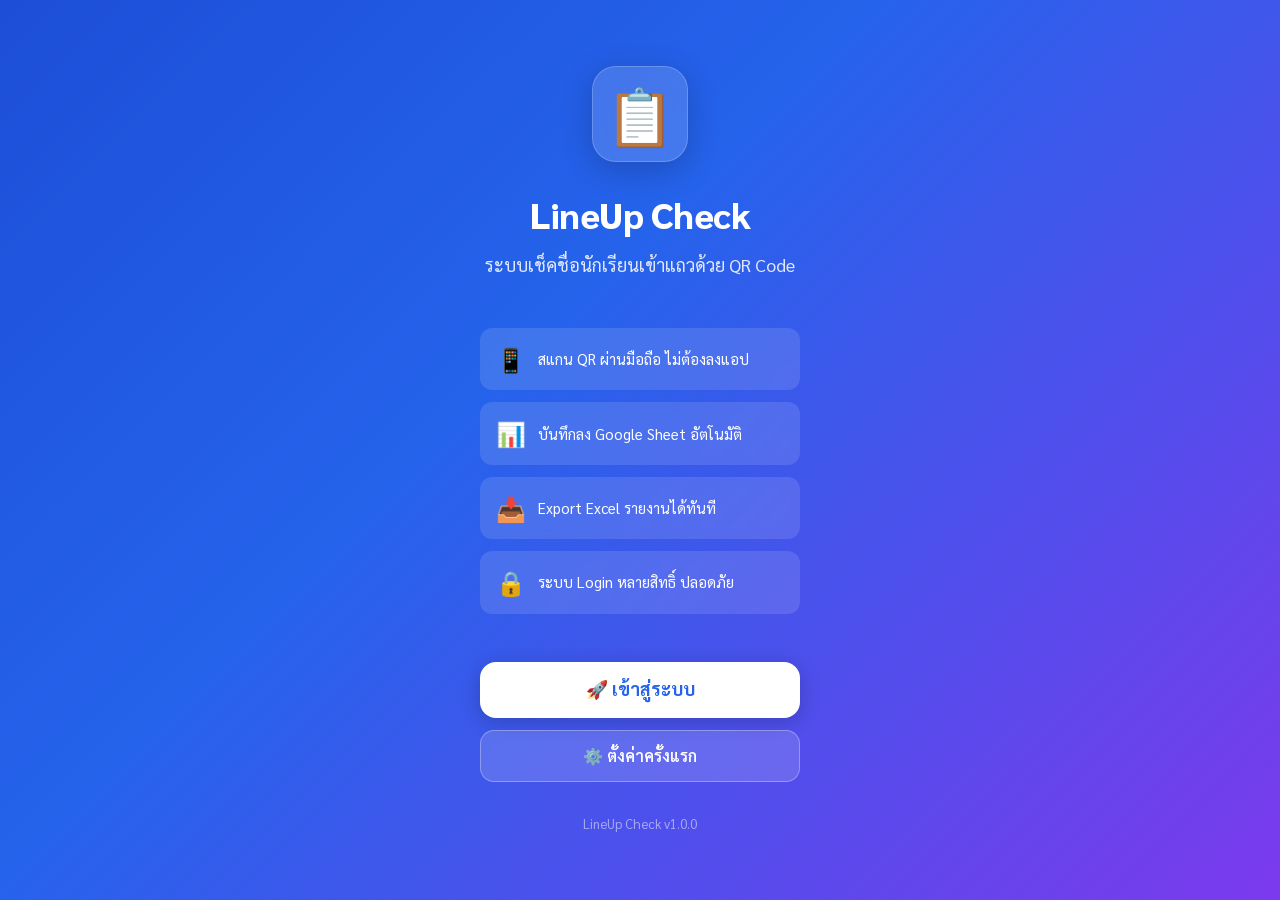
<file: index.html>
<!DOCTYPE html>
<html lang="th">
<head>
  <meta charset="UTF-8">
  <meta name="viewport" content="width=device-width, initial-scale=1.0, viewport-fit=cover">
  <title>LineUp Check — ระบบเช็คชื่อเข้าแถว</title>
  <meta name="description" content="ระบบเช็คชื่อนักเรียนเข้าแถวด้วย QR Code สำหรับโรงเรียน">
  <meta name="theme-color" content="#2563EB">
  <link rel="stylesheet" href="assets/css/style.css">
  <link rel="stylesheet" href="assets/css/mobile.css">
  <style>
    .hero {
      min-height: 100vh;
      display: flex;
      flex-direction: column;
      align-items: center;
      justify-content: center;
      background: linear-gradient(135deg, #1D4ED8 0%, #2563EB 40%, #7C3AED 100%);
      padding: 32px 24px;
      text-align: center;
    }
    .hero-logo {
      width: 96px;
      height: 96px;
      background: rgba(255,255,255,0.15);
      border-radius: 24px;
      display: flex;
      align-items: center;
      justify-content: center;
      font-size: 56px;
      margin: 0 auto 24px;
      backdrop-filter: blur(8px);
      border: 1px solid rgba(255,255,255,0.2);
      box-shadow: 0 8px 32px rgba(0,0,0,0.2);
    }
    .hero-title {
      font-size: 36px;
      font-weight: 800;
      color: white;
      margin-bottom: 8px;
      letter-spacing: -0.5px;
    }
    .hero-subtitle {
      font-size: 18px;
      color: rgba(255,255,255,0.85);
      margin-bottom: 48px;
      max-width: 320px;
    }
    .hero-features {
      display: flex;
      flex-direction: column;
      gap: 12px;
      margin-bottom: 48px;
      text-align: left;
      width: 100%;
      max-width: 320px;
    }
    .feature-item {
      display: flex;
      align-items: center;
      gap: 12px;
      background: rgba(255,255,255,0.12);
      padding: 12px 16px;
      border-radius: 12px;
      color: white;
      font-size: 15px;
      backdrop-filter: blur(4px);
    }
    .feature-icon { font-size: 24px; flex-shrink: 0; }
    .hero-actions {
      display: flex;
      flex-direction: column;
      gap: 12px;
      width: 100%;
      max-width: 320px;
    }
    .btn-hero-primary {
      background: white;
      color: var(--brand-primary);
      font-size: 18px;
      font-weight: 700;
      height: 56px;
      border-radius: 16px;
      box-shadow: 0 4px 20px rgba(0,0,0,0.2);
    }
    .btn-hero-secondary {
      background: rgba(255,255,255,0.15);
      color: white;
      font-size: 16px;
      font-weight: 600;
      height: 52px;
      border-radius: 14px;
      border: 1px solid rgba(255,255,255,0.3);
      backdrop-filter: blur(4px);
    }
    .version-badge {
      margin-top: 32px;
      color: rgba(255,255,255,0.5);
      font-size: 13px;
    }
  </style>
</head>
<body>
<div class="hero">
  <div class="hero-logo">📋</div>
  <h1 class="hero-title">LineUp Check</h1>
  <p class="hero-subtitle">ระบบเช็คชื่อนักเรียนเข้าแถวด้วย QR Code</p>

  <div class="hero-features">
    <div class="feature-item">
      <span class="feature-icon">📱</span>
      <span>สแกน QR ผ่านมือถือ ไม่ต้องลงแอป</span>
    </div>
    <div class="feature-item">
      <span class="feature-icon">📊</span>
      <span>บันทึกลง Google Sheet อัตโนมัติ</span>
    </div>
    <div class="feature-item">
      <span class="feature-icon">📥</span>
      <span>Export Excel รายงานได้ทันที</span>
    </div>
    <div class="feature-item">
      <span class="feature-icon">🔒</span>
      <span>ระบบ Login หลายสิทธิ์ ปลอดภัย</span>
    </div>
  </div>

  <div class="hero-actions">
    <a href="login.html" class="btn btn-hero-primary">🚀 เข้าสู่ระบบ</a>
    <a href="setup.html" class="btn btn-hero-secondary">⚙️ ตั้งค่าครั้งแรก</a>
  </div>

  <div class="version-badge">LineUp Check v1.0.0</div>
</div>

<script src="assets/js/config.js"></script>
<script src="assets/js/utils.js"></script>
<script>
  // Auto-redirect if API URL is configured
  document.addEventListener('DOMContentLoaded', () => {
    const token = lsGet(APP_CONFIG.STORAGE_KEYS.SESSION_TOKEN);
    const apiUrl = lsGet(APP_CONFIG.STORAGE_KEYS.API_URL, '') || APP_CONFIG.DEFAULT_API_URL;
    if (apiUrl) {
      if (token) {
        window.location.href = 'dashboard.html';
      } else {
        window.location.href = 'login.html';
      }
    }
  });
</script>
</body>
</html>
</file>
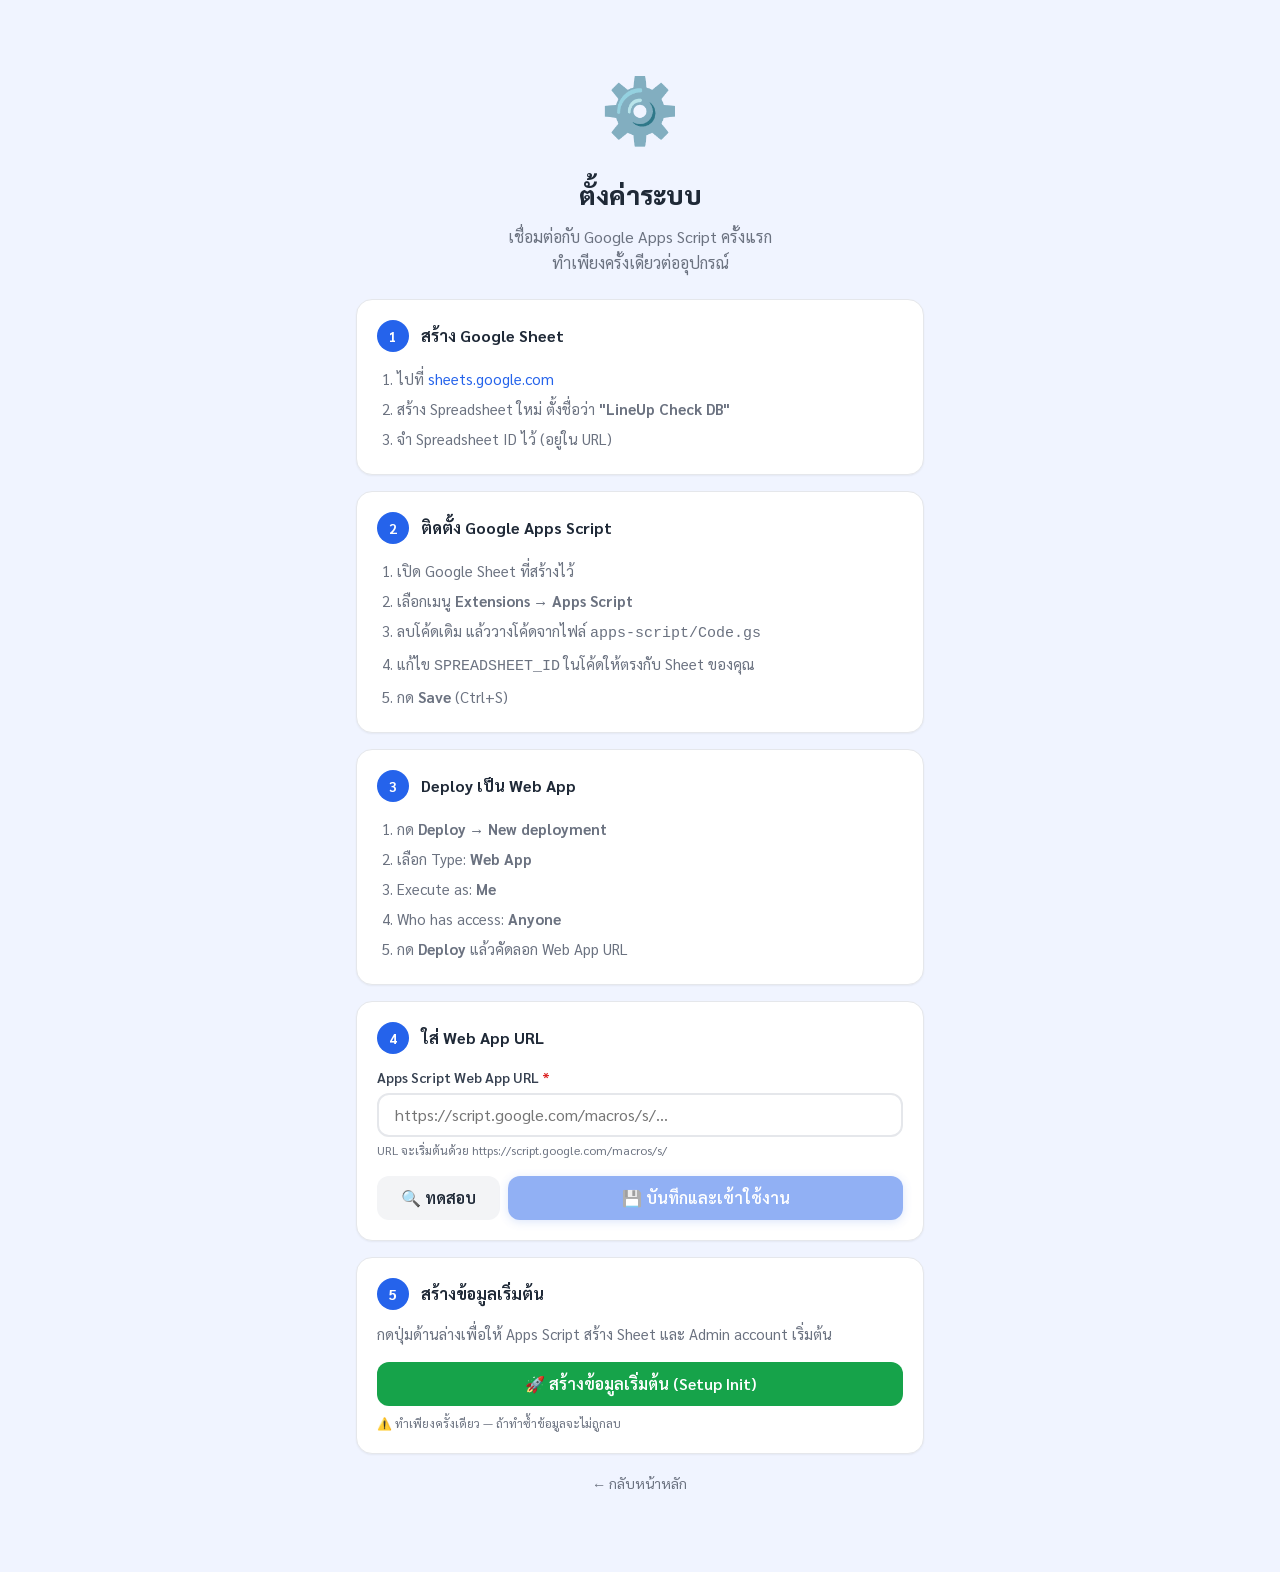
<file: classes.html>
<!DOCTYPE html>
<html lang="th">
<head>
  <meta charset="UTF-8">
  <meta name="viewport" content="width=device-width, initial-scale=1.0, viewport-fit=cover">
  <title>ห้องเรียน — LineUp Check</title>
  <meta name="description" content="จัดการห้องเรียน">
  <meta name="theme-color" content="#2563EB">
  <link rel="stylesheet" href="assets/css/style.css">
  <link rel="stylesheet" href="assets/css/mobile.css">
</head>
<body>
<div class="page-wrapper">
  <header class="app-header">
    <div class="header-left">
      <a href="dashboard.html" class="header-btn">←</a>
    </div>
    <div class="header-title">ห้องเรียน</div>
    <div class="header-right">
      <button class="header-btn" id="btn-add-class" onclick="openAddClass()" title="เพิ่มห้องเรียน">➕</button>
    </div>
  </header>

  <div id="connection-banner" class="connection-banner"></div>

  <main class="main-content">
    <!-- Search -->
    <div class="search-bar mb-md">
      <span class="search-icon">🔍</span>
      <input type="text" id="search-class" class="form-control" placeholder="ค้นหาห้องเรียน...">
    </div>

    <!-- List -->
    <div id="class-list">
      <div class="empty-state">
        <div class="spinner"></div>
      </div>
    </div>
  </main>

  <nav class="bottom-nav">
    <a href="dashboard.html" class="nav-item">
      <span class="nav-icon">🏠</span><span>หน้าแรก</span>
    </a>
    <a href="scan.html" class="nav-scan">📷</a>
    <a href="classes.html" class="nav-item active">
      <span class="nav-icon">🏫</span><span>ห้อง</span>
    </a>
    <a href="reports.html" class="nav-item">
      <span class="nav-icon">📊</span><span>รายงาน</span>
    </a>
    <a href="settings.html" class="nav-item">
      <span class="nav-icon">⚙️</span><span>ตั้งค่า</span>
    </a>
  </nav>
</div>

<!-- Add/Edit Class Modal -->
<div class="modal-overlay" id="class-modal">
  <div class="modal">
    <div class="modal-handle"></div>
    <h2 class="modal-title" id="modal-class-title">เพิ่มห้องเรียน</h2>

    <form id="class-form" novalidate onsubmit="event.preventDefault(); saveClass()">
      <div class="form-group">
        <label class="form-label required" for="modal-class-name">ชื่อห้องเรียน</label>
        <input type="text" id="modal-class-name" class="form-control"
               placeholder="เช่น ม.1/1, ป.4/2" required>
      </div>
      <div class="form-group">
        <label class="form-label" for="modal-level">ระดับชั้น</label>
        <input type="text" id="modal-level" class="form-control" placeholder="เช่น มัธยมศึกษาปีที่ 1">
      </div>
      <div class="form-group">
        <label class="form-label" for="modal-room">ห้อง</label>
        <input type="text" id="modal-room" class="form-control" placeholder="เช่น 101">
      </div>
      <div class="form-group">
        <label class="form-label" for="modal-owner">ครูประจำชั้น</label>
        <select id="modal-owner" class="form-control">
          <option value="">ไม่ระบุ</option>
        </select>
      </div>
      <div class="form-group" style="display:flex;align-items:center;gap:12px">
        <input type="checkbox" id="modal-active" checked style="width:20px;height:20px;accent-color:var(--brand-primary)">
        <label for="modal-active" style="font-weight:600;cursor:pointer">เปิดใช้งาน</label>
      </div>

      <div style="display:flex;gap:12px;margin-top:8px">
        <button type="button" class="btn btn-secondary" style="flex:1" onclick="closeModal('class-modal')">ยกเลิก</button>
        <button type="submit" class="btn btn-primary" style="flex:1">บันทึก</button>
      </div>
    </form>
  </div>
</div>

<div id="toast-container"></div>

<script src="assets/js/config.js"></script>
<script src="assets/js/utils.js"></script>
<script src="assets/js/api.js"></script>
<script src="assets/js/auth.js"></script>
<script src="assets/js/app.js"></script>
<script src="assets/js/classes.js"></script>
</body>
</html>
</file>
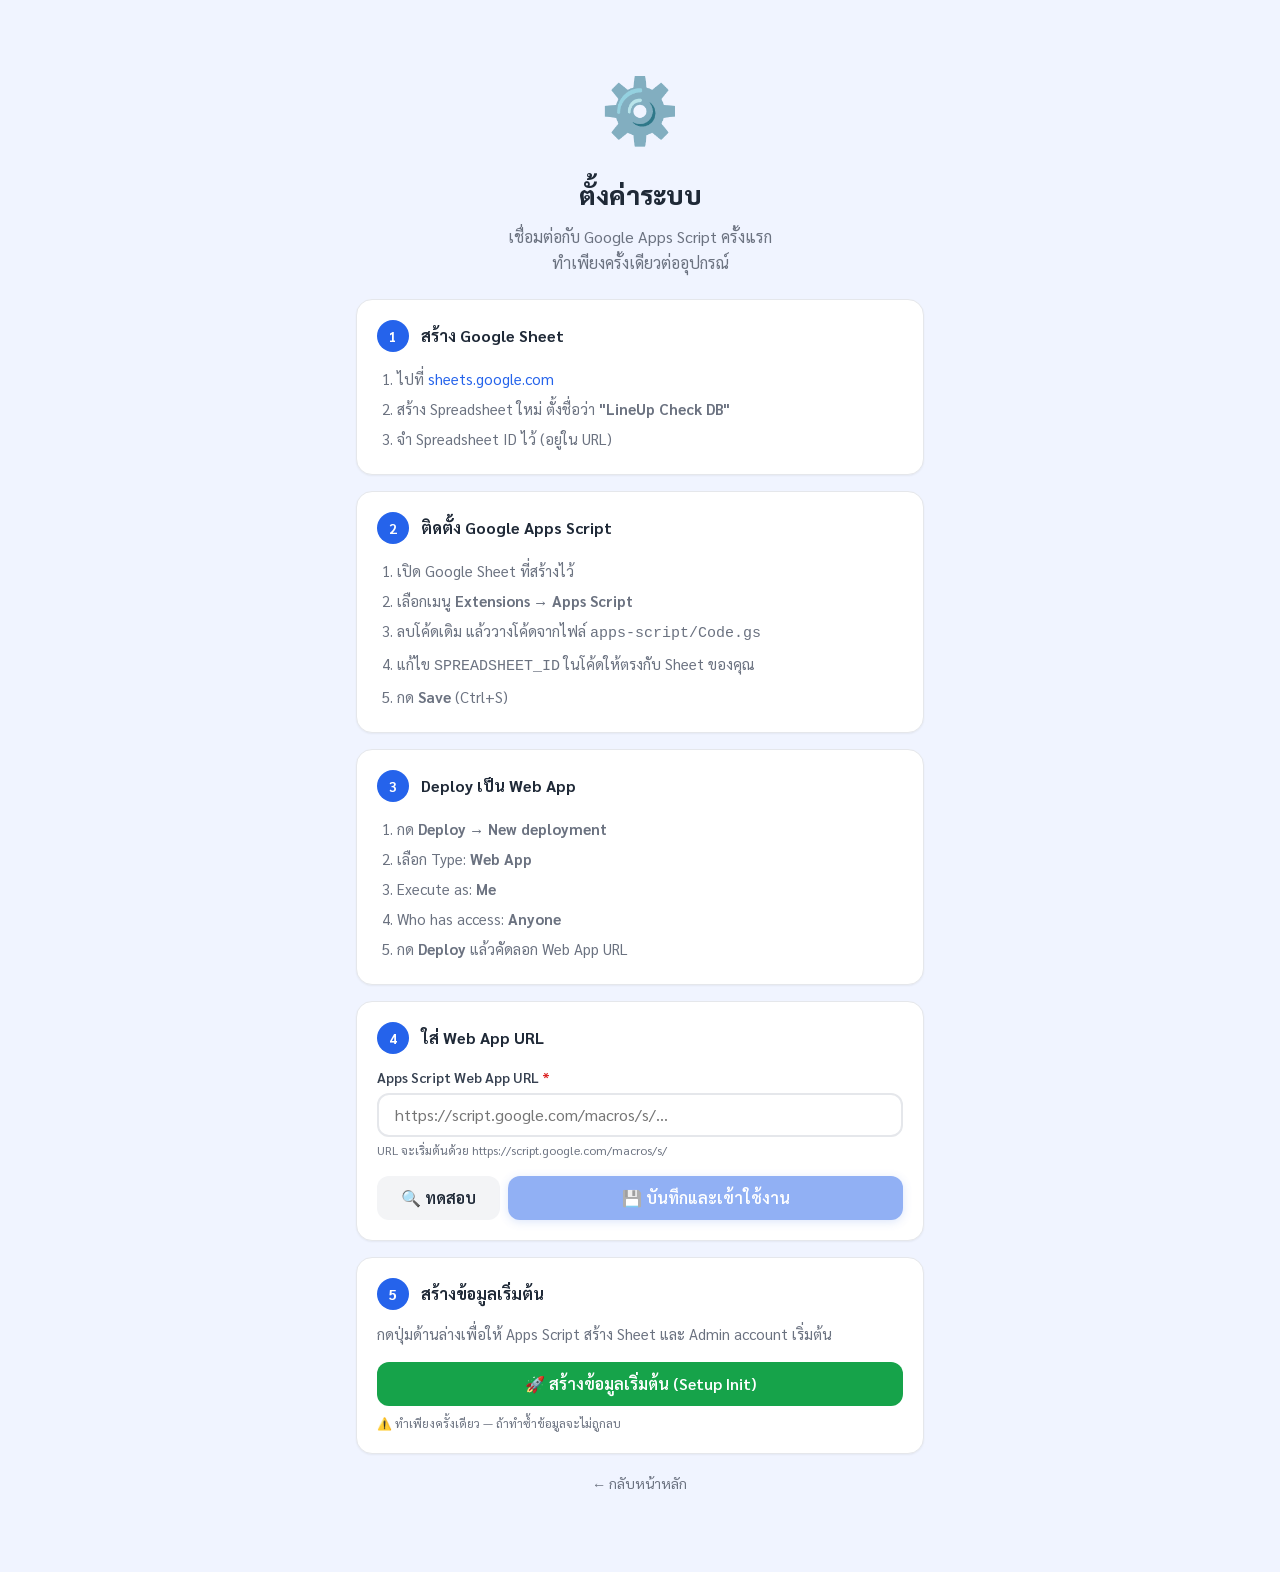
<file: dashboard.html>
<!DOCTYPE html>
<html lang="th">
<head>
  <meta charset="UTF-8">
  <meta name="viewport" content="width=device-width, initial-scale=1.0, viewport-fit=cover">
  <title>แดชบอร์ด — LineUp Check</title>
  <meta name="description" content="แดชบอร์ดสรุปการเช็คชื่อ">
  <meta name="theme-color" content="#2563EB">
  <link rel="stylesheet" href="assets/css/style.css">
  <link rel="stylesheet" href="assets/css/mobile.css">
  <style>
    .dashboard-hero {
      background: linear-gradient(135deg, #1D4ED8, #2563EB 60%, #7C3AED);
      color: white;
      padding: 20px 20px 32px;
      margin: -16px -16px 20px;
      border-radius: 0 0 24px 24px;
    }
    .dashboard-greeting {
      font-size: 14px;
      opacity: 0.8;
      margin-bottom: 4px;
    }
    .dashboard-school {
      font-size: 22px;
      font-weight: 800;
      margin-bottom: 4px;
    }
    .dashboard-date {
      font-size: 13px;
      opacity: 0.75;
    }
    .summary-section {
      background: rgba(255,255,255,0.12);
      border-radius: 16px;
      padding: 16px;
      margin-top: 16px;
    }
    .summary-title {
      font-size: 14px;
      font-weight: 600;
      opacity: 0.85;
      margin-bottom: 12px;
    }
    .summary-grid {
      display: grid;
      grid-template-columns: repeat(3, 1fr);
      gap: 8px;
    }
    .summary-item {
      background: rgba(255,255,255,0.15);
      border-radius: 10px;
      padding: 10px 6px;
      text-align: center;
    }
    .summary-item .s-value {
      font-size: 22px;
      font-weight: 800;
      line-height: 1;
    }
    .summary-item .s-label {
      font-size: 11px;
      opacity: 0.8;
      margin-top: 3px;
    }
    .progress-section {
      margin-top: 12px;
    }
    .progress-label {
      display: flex;
      justify-content: space-between;
      font-size: 12px;
      opacity: 0.8;
      margin-bottom: 6px;
    }
    .hero-progress { background: rgba(255,255,255,0.25); }
    .hero-progress .progress-fill { background: white; }
    .class-selector {
      background: white;
      border-radius: 12px;
      padding: 12px 16px;
      margin-bottom: 16px;
      border: 1px solid var(--border-color);
      display: flex;
      align-items: center;
      gap: 12px;
    }
    .class-selector label {
      font-size: 14px;
      font-weight: 600;
      flex-shrink: 0;
      color: var(--text-secondary);
    }
    .class-selector select {
      flex: 1;
      border: none;
      font-size: 15px;
      font-weight: 600;
      color: var(--text-primary);
      background: transparent;
      outline: none;
      font-family: var(--font-family);
    }
  </style>
</head>
<body>
<div class="page-wrapper">
  <!-- Header -->
  <header class="app-header">
    <div class="header-left">
      <span style="font-size:20px">📋</span>
    </div>
    <div class="header-title" id="school-name-header">LineUp Check</div>
    <div class="header-right">
      <button class="header-btn" data-action="logout" title="ออกจากระบบ">🚪</button>
    </div>
  </header>

  <div id="connection-banner" class="connection-banner"></div>

  <!-- Main Content -->
  <main class="main-content">
    <!-- Hero Section -->
    <div class="dashboard-hero">
      <div class="dashboard-greeting">สวัสดี, <span id="user-name">ผู้ใช้</span></div>
      <div class="dashboard-school" id="school-display">โรงเรียน</div>
      <div class="dashboard-date" id="today-display"></div>

      <!-- Class Selector -->
      <div class="summary-section">
        <div class="summary-title">📊 สรุปวันนี้</div>

        <!-- Summary grid -->
        <div class="summary-grid" id="summary-grid">
          <div class="summary-item">
            <div class="s-value" id="s-present">—</div>
            <div class="s-label">✅ มา</div>
          </div>
          <div class="summary-item">
            <div class="s-value" id="s-late">—</div>
            <div class="s-label">⏰ สาย</div>
          </div>
          <div class="summary-item">
            <div class="s-value" id="s-leave">—</div>
            <div class="s-label">🔵 ลา</div>
          </div>
          <div class="summary-item">
            <div class="s-value" id="s-absent">—</div>
            <div class="s-label">❌ ขาด</div>
          </div>
          <div class="summary-item">
            <div class="s-value" id="s-pending">—</div>
            <div class="s-label">⭕ ยังไม่เช็ค</div>
          </div>
          <div class="summary-item">
            <div class="s-value" id="s-total">—</div>
            <div class="s-label">👥 ทั้งหมด</div>
          </div>
        </div>

        <div class="progress-section">
          <div class="progress-label">
            <span>ความคืบหน้า</span>
            <span id="progress-pct">0%</span>
          </div>
          <div class="progress-bar hero-progress">
            <div class="progress-fill" id="progress-fill" style="width:0%"></div>
          </div>
        </div>
      </div>
    </div>

    <!-- Class Selector -->
    <div class="class-selector">
      <label for="class-select">ห้อง:</label>
      <select id="class-select" onchange="loadSummary()">
        <option value="">ทั้งหมด</option>
      </select>
      <button onclick="loadSummary()" style="background:none;border:none;font-size:18px;cursor:pointer" title="รีเฟรช">🔄</button>
    </div>

    <!-- Quick Actions -->
    <div class="section-header">
      <h2 class="section-title">เมนูหลัก</h2>
    </div>

    <div class="quick-actions">
      <a href="scan.html" class="quick-action-btn" id="btn-scan">
        <span class="action-icon">📷</span>
        <span>สแกน QR</span>
      </a>
      <a href="classes.html" class="quick-action-btn">
        <span class="action-icon">🏫</span>
        <span>ห้องเรียน</span>
      </a>
      <a href="students.html" class="quick-action-btn" id="btn-students">
        <span class="action-icon">👥</span>
        <span>นักเรียน</span>
      </a>
      <a href="reports.html" class="quick-action-btn">
        <span class="action-icon">📊</span>
        <span>รายงาน</span>
      </a>
      <a href="qr-print.html" class="quick-action-btn">
        <span class="action-icon">🖨️</span>
        <span>พิมพ์ QR</span>
      </a>
      <a href="settings.html" class="quick-action-btn" id="btn-settings">
        <span class="action-icon">⚙️</span>
        <span>ตั้งค่า</span>
      </a>
      <a href="#" target="_blank" class="quick-action-btn hidden" id="btn-spreadsheet">
        <span class="action-icon">📂</span>
        <span>Google Sheets</span>
      </a>
    </div>

    <!-- Mobile Connection Sharing Card -->
    <div class="section-header">
      <h2 class="section-title">📲 เชื่อมต่อมือถือ (Mobile Connection)</h2>
    </div>
    <div class="card mb-md text-center" style="display:flex; flex-direction:column; align-items:center; padding: 20px;">
      <div style="font-size: 14px; color: var(--text-secondary); margin-bottom: 12px; max-width: 320px;">
        ให้ครูหรือผู้ช่วยท่านอื่นนำกล้องมือถือมาสแกนคิวอาร์โค้ดนี้ เพื่อเข้าใช้งานโดยไม่ต้องกรอก URL เอง
      </div>
      <div id="dash-qr-container" style="display:flex; justify-content:center; align-items:center; min-height: 150px; margin-bottom: 12px; width: 100%;">
        <div class="spinner spinner-sm"></div>
      </div>
      <button class="btn btn-ghost btn-sm" onclick="copyDashConnectionLink()">📋 คัดลอกลิงก์แชร์การเชื่อมต่อ</button>
    </div>

    <!-- Offline Queue Notice -->
    <div id="offline-notice" class="hidden">
      <div class="alert alert-warning">
        <span class="alert-icon">📤</span>
        <div class="alert-content">
          <div class="alert-title">มีข้อมูลรอ Sync</div>
          <div class="alert-text">
            <span id="offline-count">0</span> รายการรอส่ง
            <a href="offline.html" style="color:var(--status-late);font-weight:700"> ดูรายการ →</a>
          </div>
        </div>
      </div>
    </div>
  </main>

  <!-- Bottom Navigation -->
  <nav class="bottom-nav">
    <a href="dashboard.html" class="nav-item active">
      <span class="nav-icon">🏠</span>
      <span>หน้าแรก</span>
    </a>
    <a href="scan.html" class="nav-scan" aria-label="สแกน QR">📷</a>
    <a href="classes.html" class="nav-item">
      <span class="nav-icon">🏫</span>
      <span>ห้อง</span>
    </a>
    <a href="reports.html" class="nav-item">
      <span class="nav-icon">📊</span>
      <span>รายงาน</span>
    </a>
    <a href="settings.html" class="nav-item">
      <span class="nav-icon">⚙️</span>
      <span>ตั้งค่า</span>
    </a>
  </nav>
</div>

<div id="toast-container"></div>

<script src="assets/js/config.js"></script>
<script src="assets/js/utils.js"></script>
<script src="assets/js/api.js"></script>
<script src="assets/js/auth.js"></script>
<script src="assets/js/app.js"></script>
<script>
let _dashUser = null;

document.addEventListener('DOMContentLoaded', async () => {
  _dashUser = await Auth.requireLogin();
  if (!_dashUser) return;

  renderPageHeader(_dashUser);

  // Show user name
  $id('user-name').textContent = _dashUser.full_name || _dashUser.username;

  // Today's date
  $id('today-display').textContent = formatDateThai();

  // School name
  const schoolName = lsGet(APP_CONFIG.STORAGE_KEYS.SCHOOL_NAME, 'โรงเรียน');
  $id('school-display').textContent = schoolName;

  // Render QR Code for Mobile Connection
  renderDashMobileQr();

  // Load classes
  await loadDashClasses();

  // Check offline queue
  checkOfflineQueue();

  // Fetch settings asynchronously to update school name and spreadsheet link
  API.getSettings().then(res => {
    if (res.ok && res.data) {
      const s = res.data;
      if (s.school_name) {
        $id('school-display').textContent = s.school_name;
        lsSet(APP_CONFIG.STORAGE_KEYS.SCHOOL_NAME, s.school_name);
      }
      if (s.spreadsheet_url) {
        const btnSheet = $id('btn-spreadsheet');
        if (btnSheet) {
          btnSheet.href = s.spreadsheet_url;
          btnSheet.classList.remove('hidden');
        }
      }
    }
  }).catch(err => {
    console.error('Failed to load settings:', err);
  });
});

async function loadDashClasses() {
  const res = await API.listClasses();
  if (!res.ok) return;

  const classes = res.data || [];
  const sel = $id('class-select');
  sel.innerHTML = '<option value="">ทุกห้อง</option>' +
    classes.map(c => `<option value="${escapeHtml(c.class_id)}">${escapeHtml(c.class_name)}</option>`).join('');

  // Restore last selected class
  const lastClass = lsGet(APP_CONFIG.STORAGE_KEYS.LAST_CLASS, '');
  if (lastClass) sel.value = lastClass;

  loadSummary();
}

async function loadSummary() {
  const classId = $id('class-select').value;
  lsSet(APP_CONFIG.STORAGE_KEYS.LAST_CLASS, classId);

  const res = await API.getTodaySummary(classId);
  if (!res.ok) return;

  const s = res.data || {};
  const summary = s.summary || s;

  $id('s-present').textContent = summary.present ?? 0;
  $id('s-late').textContent    = summary.late    ?? 0;
  $id('s-leave').textContent   = summary.leave   ?? 0;
  $id('s-absent').textContent  = summary.absent  ?? 0;
  $id('s-pending').textContent = summary.pending ?? 0;
  $id('s-total').textContent   = summary.total   ?? 0;

  const total   = parseInt(summary.total) || 0;
  const checked = (parseInt(summary.present)||0) + (parseInt(summary.late)||0) + (parseInt(summary.leave)||0) + (parseInt(summary.absent)||0);
  const pct = total > 0 ? Math.round((checked / total) * 100) : 0;
  $id('progress-fill').style.width = pct + '%';
  $id('progress-pct').textContent  = pct + '%';
}

function checkOfflineQueue() {
  const queue = lsGet(APP_CONFIG.OFFLINE_QUEUE_KEY, []);
  if (queue.length > 0) {
    $id('offline-count').textContent = queue.length;
    showEl('offline-notice');
  }
}

function renderDashMobileQr() {
  const container = $id('dash-qr-container');
  if (!container) return;

  const apiUrl = lsGet(APP_CONFIG.STORAGE_KEYS.API_URL, '') || APP_CONFIG.DEFAULT_API_URL;
  if (!apiUrl) {
    container.innerHTML = '<div style="color:var(--status-absent); font-weight:600;">ยังไม่ได้ตั้งค่า API URL</div>';
    return;
  }

  const base = window.location.origin + window.location.pathname.replace('dashboard.html', 'login.html');
  const connectUrl = `${base}?api_url=${encodeURIComponent(apiUrl)}`;
  
  container.innerHTML = `<img src="https://api.qrserver.com/v1/create-qr-code/?size=150x150&data=${encodeURIComponent(connectUrl)}" alt="Mobile Connect QR" style="border: 4px solid white; border-radius: 8px; box-shadow: var(--shadow); max-width: 150px;">`;
}

function copyDashConnectionLink() {
  const apiUrl = lsGet(APP_CONFIG.STORAGE_KEYS.API_URL, '') || APP_CONFIG.DEFAULT_API_URL;
  if (!apiUrl) {
    showToast('ยังไม่ได้ตั้งค่า API URL', 'error');
    return;
  }
  const base = window.location.origin + window.location.pathname.replace('dashboard.html', 'login.html');
  const connectUrl = `${base}?api_url=${encodeURIComponent(apiUrl)}`;
  navigator.clipboard.writeText(connectUrl);
  showToast('คัดลอกลิงก์เชื่อมต่อแล้ว', 'success');
}
</script>
</body>
</html>
</file>
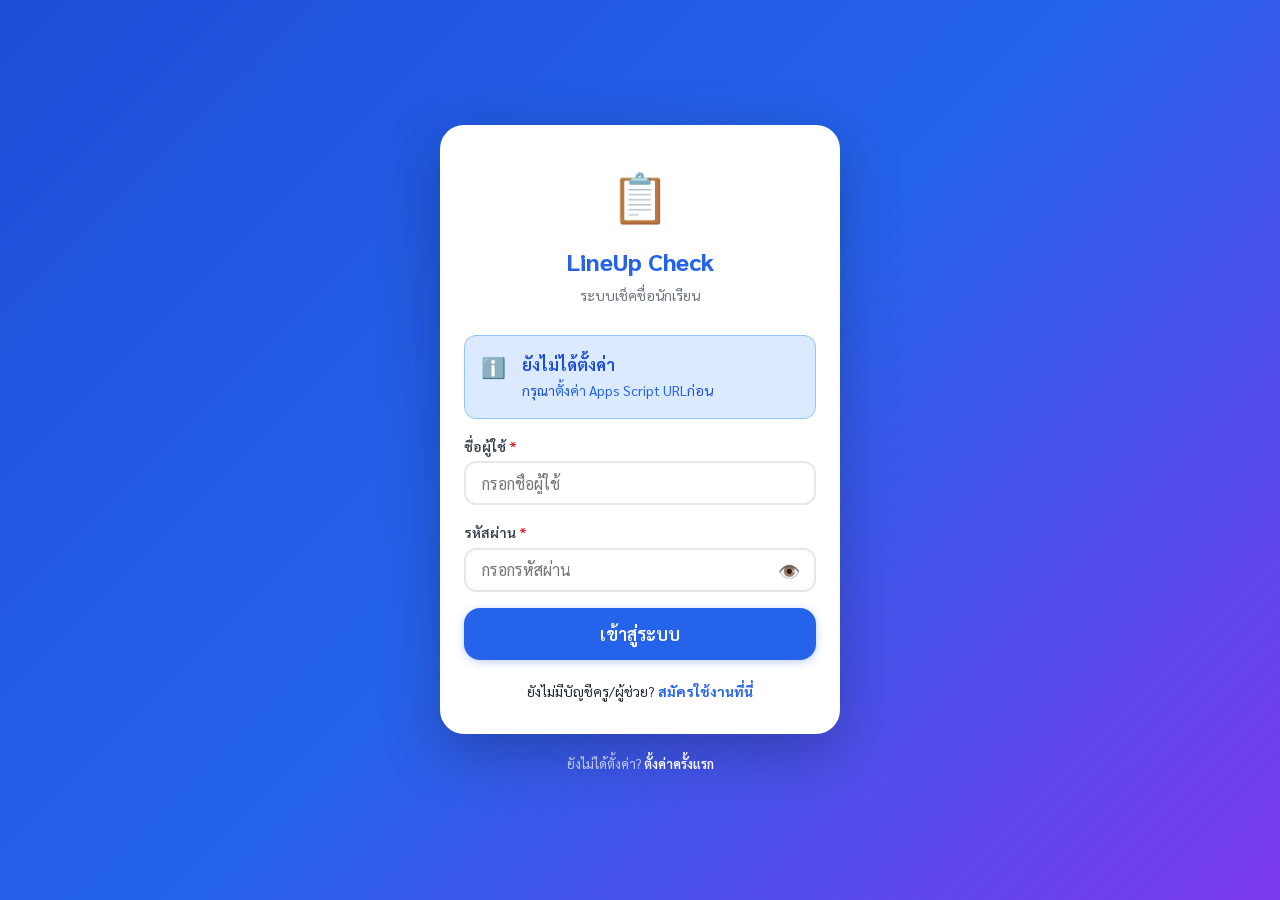
<file: login.html>
<!DOCTYPE html>
<html lang="th">
<head>
  <meta charset="UTF-8">
  <meta name="viewport" content="width=device-width, initial-scale=1.0, viewport-fit=cover">
  <title>เข้าสู่ระบบ — LineUp Check</title>
  <meta name="description" content="เข้าสู่ระบบ LineUp Check">
  <meta name="theme-color" content="#2563EB">
  <link rel="stylesheet" href="assets/css/style.css">
  <link rel="stylesheet" href="assets/css/mobile.css">
  <style>
    body { background: linear-gradient(135deg, #1D4ED8 0%, #2563EB 50%, #7C3AED 100%); min-height: 100vh; }
    .login-wrapper {
      min-height: 100vh;
      display: flex;
      flex-direction: column;
      align-items: center;
      justify-content: center;
      padding: 24px;
    }
    .login-card {
      background: white;
      border-radius: 24px;
      padding: 32px 24px;
      width: 100%;
      max-width: 400px;
      box-shadow: 0 20px 60px rgba(0,0,0,0.25);
    }
    .login-logo {
      text-align: center;
      font-size: 48px;
      margin-bottom: 8px;
    }
    .login-title {
      text-align: center;
      font-size: 24px;
      font-weight: 800;
      color: var(--brand-primary);
      margin-bottom: 4px;
    }
    .login-subtitle {
      text-align: center;
      font-size: 14px;
      color: var(--text-secondary);
      margin-bottom: 28px;
    }
    .show-password-btn {
      position: absolute;
      right: 12px;
      top: 50%;
      transform: translateY(-50%);
      background: none;
      border: none;
      cursor: pointer;
      font-size: 18px;
      color: var(--gray-400);
      padding: 4px;
    }
    .password-wrapper { position: relative; }
    .password-wrapper .form-control { padding-right: 44px; }
    .login-footer {
      text-align: center;
      margin-top: 20px;
      font-size: 13px;
      color: rgba(255,255,255,0.7);
    }
    .login-footer a { color: white; font-weight: 600; }
    #expired-alert { margin-bottom: 16px; }
  </style>
</head>
<body>
<div class="login-wrapper">
  <div class="login-card">
    <div class="login-logo">📋</div>
    <h1 class="login-title" id="login-title">LineUp Check</h1>
    <p class="login-subtitle" id="login-subtitle">ระบบเช็คชื่อนักเรียน</p>

    <div id="expired-alert" class="alert alert-warning hidden">
      <span class="alert-icon">⚠️</span>
      <div class="alert-content">
        <div class="alert-title">Session หมดอายุ</div>
        <div class="alert-text">กรุณาเข้าสู่ระบบใหม่</div>
      </div>
    </div>

    <div id="no-url-alert" class="alert alert-info hidden">
      <span class="alert-icon">ℹ️</span>
      <div class="alert-content">
        <div class="alert-title">ยังไม่ได้ตั้งค่า</div>
        <div class="alert-text">กรุณา<a href="setup.html">ตั้งค่า Apps Script URL</a>ก่อน</div>
      </div>
    </div>

    <form id="login-form" novalidate>
      <div class="form-group">
        <label class="form-label required" for="username">ชื่อผู้ใช้</label>
        <input type="text" id="username" class="form-control"
               placeholder="กรอกชื่อผู้ใช้"
               autocomplete="username"
               inputmode="text"
               required>
      </div>

      <div class="form-group">
        <label class="form-label required" for="password">รหัสผ่าน</label>
        <div class="password-wrapper">
          <input type="password" id="password" class="form-control"
                 placeholder="กรอกรหัสผ่าน"
                 autocomplete="current-password"
                 required>
          <button type="button" class="show-password-btn" id="toggle-password" aria-label="แสดง/ซ่อนรหัสผ่าน">
            👁️
          </button>
        </div>
      </div>

      <div id="login-error" class="alert alert-error hidden" role="alert">
        <span class="alert-icon">❌</span>
        <div class="alert-content">
          <div class="alert-text" id="login-error-text"></div>
        </div>
      </div>

      <button type="submit" id="btn-login" class="btn btn-primary btn-block btn-lg">
        เข้าสู่ระบบ
      </button>

      <div style="text-align:center;margin-top:20px;font-size:14px">
        ยังไม่มีบัญชีครู/ผู้ช่วย? <a href="#" id="link-show-register" style="color:var(--brand-primary);font-weight:700">สมัครใช้งานที่นี่</a>
      </div>
    </form>

    <form id="register-form" class="hidden" novalidate>
      <div class="form-group">
        <label class="form-label required" for="reg-fullname">ชื่อ-นามสกุล</label>
        <input type="text" id="reg-fullname" class="form-control"
               placeholder="กรอกชื่อและนามสกุลจริง"
               required>
      </div>

      <div class="form-group">
        <label class="form-label required" for="reg-username">ชื่อผู้ใช้</label>
        <input type="text" id="reg-username" class="form-control"
               placeholder="กรอกชื่อผู้ใช้สำหรับเข้าระบบ"
               autocomplete="username"
               required>
      </div>

      <div class="form-group">
        <label class="form-label required" for="reg-password">รหัสผ่าน</label>
        <div class="password-wrapper">
          <input type="password" id="reg-password" class="form-control"
                 placeholder="รหัสผ่านอย่างน้อย 6 ตัวอักษร"
                 autocomplete="new-password"
                 required>
          <button type="button" class="show-password-btn" id="toggle-reg-password" aria-label="แสดง/ซ่อนรหัสผ่าน">
            👁️
          </button>
        </div>
      </div>

      <div class="form-group">
        <label class="form-label required" for="reg-role">บทบาท</label>
        <select id="reg-role" class="form-control" required>
          <option value="teacher">ครู (teacher)</option>
          <option value="assistant">ผู้ช่วย (assistant)</option>
        </select>
      </div>

      <div id="register-error" class="alert alert-error hidden" role="alert">
        <span class="alert-icon">❌</span>
        <div class="alert-content">
          <div class="alert-text" id="register-error-text"></div>
        </div>
      </div>

      <button type="submit" id="btn-register" class="btn btn-primary btn-block btn-lg">
        สมัครสมาชิก
      </button>

      <div style="text-align:center;margin-top:20px;font-size:14px">
        มีบัญชีอยู่แล้ว? <a href="#" id="link-show-login" style="color:var(--brand-primary);font-weight:700">เข้าสู่ระบบ</a>
      </div>
    </form>
  </div>

  <div class="login-footer">
    ยังไม่ได้ตั้งค่า? <a href="setup.html">ตั้งค่าครั้งแรก</a>
  </div>
</div>

<div id="toast-container"></div>

<script src="assets/js/config.js"></script>
<script src="assets/js/utils.js"></script>
<script src="assets/js/api.js"></script>
<script src="assets/js/auth.js"></script>
<script>
document.addEventListener('DOMContentLoaded', () => {
  // Check if API URL is provided in query params (e.g. from mobile QR connect)
  const params = new URLSearchParams(location.search);
  const apiUrlParam = params.get('api_url');
  if (apiUrlParam) {
    lsSet(APP_CONFIG.STORAGE_KEYS.API_URL, apiUrlParam);
    // Clean up query param from address bar
    history.replaceState(null, '', location.pathname);
  }

  const apiUrl = lsGet(APP_CONFIG.STORAGE_KEYS.API_URL, '') || APP_CONFIG.DEFAULT_API_URL;

  // Already logged in?
  if (Auth.isLoggedIn() && apiUrl) {
    window.location.href = 'dashboard.html';
    return;
  }

  // No API URL?
  if (!apiUrl) {
    showEl('no-url-alert');
  } else {
    hideEl('no-url-alert');
  }

  // Session expired message
  if (params.get('reason') === 'expired') {
    showEl('expired-alert');
  }

  // Toggle password visibility
  $id('toggle-password').addEventListener('click', () => {
    const pw = $id('password');
    pw.type = pw.type === 'password' ? 'text' : 'password';
  });

  // Toggle forms
  const showRegisterLink = $id('link-show-register');
  const showLoginLink = $id('link-show-login');
  const loginForm = $id('login-form');
  const registerForm = $id('register-form');
  const cardSubtitle = $id('login-subtitle');

  showRegisterLink.addEventListener('click', (e) => {
    e.preventDefault();
    hideEl('login-form');
    showEl('register-form');
    hideEl('login-error');
    cardSubtitle.textContent = 'ลงทะเบียนบัญชีใหม่';
  });

  showLoginLink.addEventListener('click', (e) => {
    e.preventDefault();
    hideEl('register-form');
    showEl('login-form');
    hideEl('register-error');
    cardSubtitle.textContent = 'ระบบเช็คชื่อนักเรียน';
  });

  // Toggle register password visibility
  $id('toggle-reg-password').addEventListener('click', () => {
    const pw = $id('reg-password');
    pw.type = pw.type === 'password' ? 'text' : 'password';
  });

  // Login form submit
  $id('login-form').addEventListener('submit', async (e) => {
    e.preventDefault();
    const btn = $id('btn-login');
    const username = $id('username').value.trim();
    const password = $id('password').value;

    if (!username || !password) {
      showLoginError('กรุณากรอกชื่อผู้ใช้และรหัสผ่าน');
      return;
    }

    btn.disabled = true;
    btn.textContent = 'กำลังเข้าสู่ระบบ...';
    hideEl('login-error');

    const result = await Auth.login(username, password);

    if (result.ok) {
      showToast('เข้าสู่ระบบสำเร็จ', 'success');
      window.location.href = 'dashboard.html';
    } else {
      showLoginError(result.message || 'เข้าสู่ระบบไม่สำเร็จ');
      btn.disabled = false;
      btn.textContent = 'เข้าสู่ระบบ';
    }
  });

  // Register form submit
  registerForm.addEventListener('submit', async (e) => {
    e.preventDefault();
    const btn = $id('btn-register');
    const fullname = $id('reg-fullname').value.trim();
    const username = $id('reg-username').value.trim();
    const password = $id('reg-password').value;
    const role = $id('reg-role').value;

    if (!fullname || !username || !password || !role) {
      showRegisterError('กรุณากรอกข้อมูลให้ครบถ้วน');
      return;
    }

    if (password.length < 6) {
      showRegisterError('รหัสผ่านต้องมีอย่างน้อย 6 ตัวอักษร');
      return;
    }

    btn.disabled = true;
    btn.textContent = 'กำลังลงทะเบียน...';
    hideEl('register-error');

    const result = await API.register({ full_name: fullname, username, password, role });

    if (result.ok) {
      showToast('ลงทะเบียนสำเร็จ! กรุณารอผู้ดูแลระบบอนุมัติใช้งาน', 'success');
      // Reset register form
      registerForm.reset();
      // Switch back to login form
      hideEl('register-form');
      showEl('login-form');
      cardSubtitle.textContent = 'ระบบเช็คชื่อนักเรียน';
      // Put username into login field
      $id('username').value = username;
      $id('password').value = '';
      $id('password').focus();
    } else {
      showRegisterError(result.message || 'ลงทะเบียนไม่สำเร็จ');
    }
    btn.disabled = false;
    btn.textContent = 'สมัครสมาชิก';
  });
});

function showLoginError(msg) {
  $id('login-error-text').textContent = msg;
  showEl('login-error');
  $id('password').value = '';
  $id('password').focus();
}

function showRegisterError(msg) {
  $id('register-error-text').textContent = msg;
  showEl('register-error');
  $id('reg-password').value = '';
  $id('reg-password').focus();
}
</script>
</body>
</html>
</file>
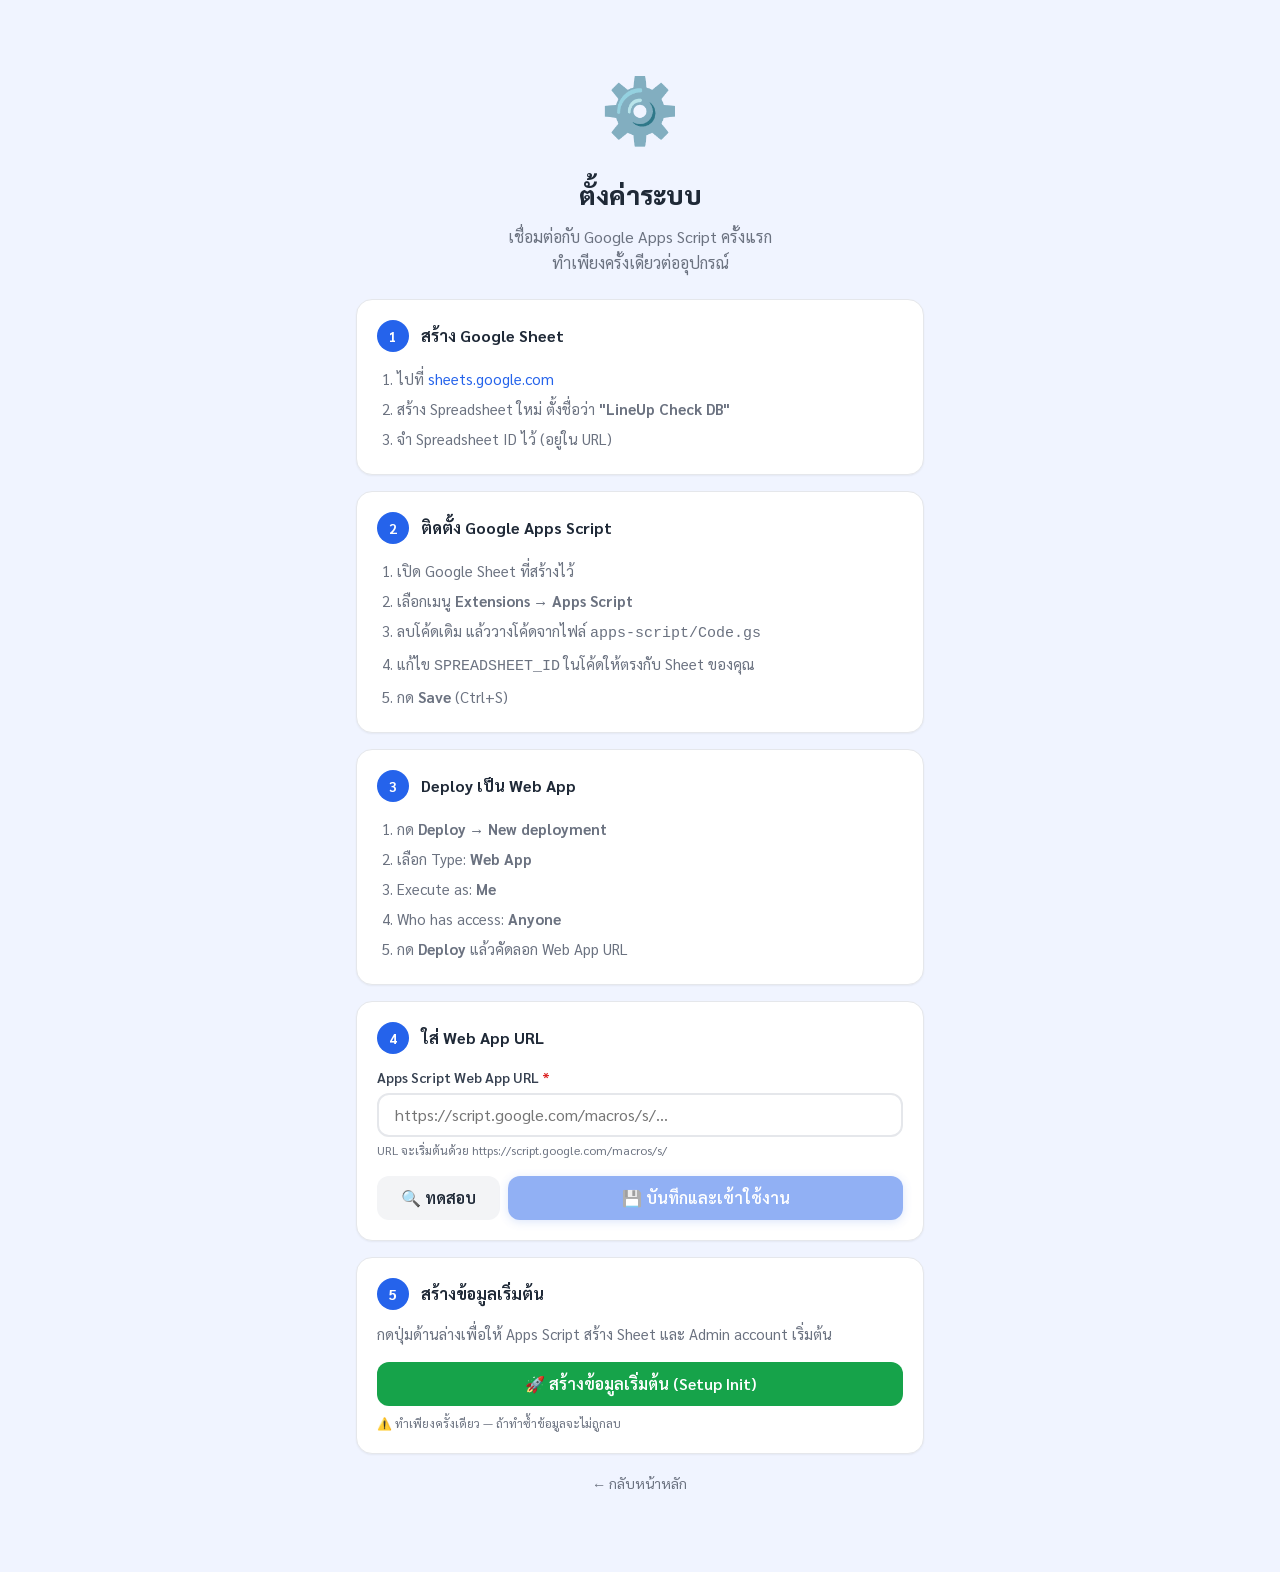
<file: offline.html>
<!DOCTYPE html>
<html lang="th">
<head>
  <meta charset="UTF-8">
  <meta name="viewport" content="width=device-width, initial-scale=1.0, viewport-fit=cover">
  <title>Offline Queue — LineUp Check</title>
  <meta name="description" content="รายการสแกนที่รอ Sync">
  <meta name="theme-color" content="#2563EB">
  <link rel="stylesheet" href="assets/css/style.css">
  <link rel="stylesheet" href="assets/css/mobile.css">
</head>
<body>
<div class="page-wrapper">
  <header class="app-header">
    <div class="header-left">
      <a href="dashboard.html" class="header-btn">←</a>
    </div>
    <div class="header-title">Offline Queue</div>
    <div class="header-right">
      <button class="header-btn" onclick="clearAll()" title="ล้างทั้งหมด">🗑️</button>
    </div>
  </header>

  <main class="main-content">
    <div class="alert alert-info mb-md">
      <span class="alert-icon">ℹ️</span>
      <div class="alert-content">
        <div class="alert-title">รายการรอ Sync</div>
        <div class="alert-text">รายการที่สแกนขณะไม่มีอินเทอร์เน็ต ระบบจะส่งเมื่อเชื่อมต่อได้</div>
      </div>
    </div>

    <div id="queue-count" class="card card-sm mb-md" style="text-align:center">
      <div style="font-size:32px;font-weight:800;color:var(--brand-primary)" id="count-display">0</div>
      <div style="color:var(--text-secondary);font-size:14px">รายการรอ Sync</div>
    </div>

    <div style="display:flex;gap:12px;margin-bottom:16px">
      <button class="btn btn-primary btn-block" id="btn-sync" onclick="syncAll()">
        📤 Sync ทั้งหมด
      </button>
      <button class="btn btn-secondary" onclick="loadQueue()" style="width:48px;flex-shrink:0">🔄</button>
    </div>

    <div id="sync-progress" class="hidden mb-md">
      <div style="font-size:14px;color:var(--text-secondary);margin-bottom:8px" id="sync-status-text">กำลัง Sync...</div>
      <div class="progress-bar">
        <div class="progress-fill" id="sync-progress-fill" style="width:0%"></div>
      </div>
    </div>

    <div class="list-card" id="queue-list">
      <div class="empty-state" style="padding:32px">
        <div class="empty-state-icon">📤</div>
        <div class="empty-state-title">ไม่มีรายการค้าง</div>
        <div class="empty-state-text">รายการสแกนทั้งหมดถูกส่งแล้ว</div>
      </div>
    </div>
  </main>
</div>

<div id="toast-container"></div>

<script src="assets/js/config.js"></script>
<script src="assets/js/utils.js"></script>
<script src="assets/js/api.js"></script>
<script src="assets/js/auth.js"></script>
<script src="assets/js/app.js"></script>
<script>
let _offlineUser = null;
let _queue = [];

document.addEventListener('DOMContentLoaded', async () => {
  _offlineUser = await Auth.requireLogin();
  if (!_offlineUser) return;
  loadQueue();
});

function loadQueue() {
  _queue = lsGet(APP_CONFIG.OFFLINE_QUEUE_KEY, []);
  $id('count-display').textContent = _queue.length;
  renderQueue();
}

function renderQueue() {
  const container = $id('queue-list');

  if (_queue.length === 0) {
    container.innerHTML = `
      <div class="empty-state" style="padding:32px">
        <div class="empty-state-icon">✅</div>
        <div class="empty-state-title">ไม่มีรายการค้าง</div>
        <div class="empty-state-text">ทุกอย่าง Sync สำเร็จแล้ว</div>
      </div>`;
    return;
  }

  container.innerHTML = _queue.map((item, idx) => `
    <div class="list-item" id="queue-item-${idx}">
      <div class="list-item-avatar" style="font-size:16px">📤</div>
      <div class="list-item-content">
        <div class="list-item-title" style="font-family:monospace;font-size:13px">${escapeHtml(item.qr_token)}</div>
        <div class="list-item-subtitle">
          ห้อง: ${escapeHtml(item.class_id)} · วันที่ ${escapeHtml(item.date)}
          <br>${escapeHtml(item.queued_at ? formatDateTime(item.queued_at) : '')}
        </div>
      </div>
      <div class="list-item-action">
        <button class="btn btn-danger btn-sm" onclick="removeItem(${idx})">✕</button>
      </div>
    </div>`).join('');
}

async function syncAll() {
  if (_queue.length === 0) {
    showToast('ไม่มีรายการรอ Sync', 'info');
    return;
  }

  if (!navigator.onLine) {
    showToast('ยังไม่มีอินเทอร์เน็ต — กรุณาลองใหม่ภายหลัง', 'error');
    return;
  }

  showEl('sync-progress');
  $id('btn-sync').disabled = true;

  const total = _queue.length;
  let success = 0;
  let failed  = 0;
  const remaining = [];

  for (let i = 0; i < _queue.length; i++) {
    const item = _queue[i];
    const pct = Math.round(((i + 1) / total) * 100);
    $id('sync-progress-fill').style.width = pct + '%';
    $id('sync-status-text').textContent = `กำลัง Sync ${i+1}/${total}...`;

    const res = await API.scanAttendance(item.qr_token, item.class_id, item.date);

    if (res.ok || res.error === 'ALREADY_SCANNED') {
      success++;
      // Mark item done visually
      const el = $id(`queue-item-${i}`);
      if (el) el.style.opacity = '0.4';
    } else {
      failed++;
      remaining.push(item);
    }
  }

  // Update queue — keep only failed items
  lsSet(APP_CONFIG.OFFLINE_QUEUE_KEY, remaining);
  _queue = remaining;

  hideEl('sync-progress');
  $id('btn-sync').disabled = false;
  $id('count-display').textContent = remaining.length;
  renderQueue();

  showToast(
    `Sync สำเร็จ ${success} รายการ${failed > 0 ? ` · ล้มเหลว ${failed} รายการ` : ''}`,
    failed > 0 ? 'warning' : 'success'
  );
}

function removeItem(idx) {
  _queue.splice(idx, 1);
  lsSet(APP_CONFIG.OFFLINE_QUEUE_KEY, _queue);
  $id('count-display').textContent = _queue.length;
  renderQueue();
}

function clearAll() {
  if (!confirm('ต้องการลบรายการทั้งหมดออกจาก Queue ใช่หรือไม่?')) return;
  lsSet(APP_CONFIG.OFFLINE_QUEUE_KEY, []);
  _queue = [];
  $id('count-display').textContent = 0;
  renderQueue();
  showToast('ล้าง Queue สำเร็จ', 'success');
}
</script>
</body>
</html>
</file>
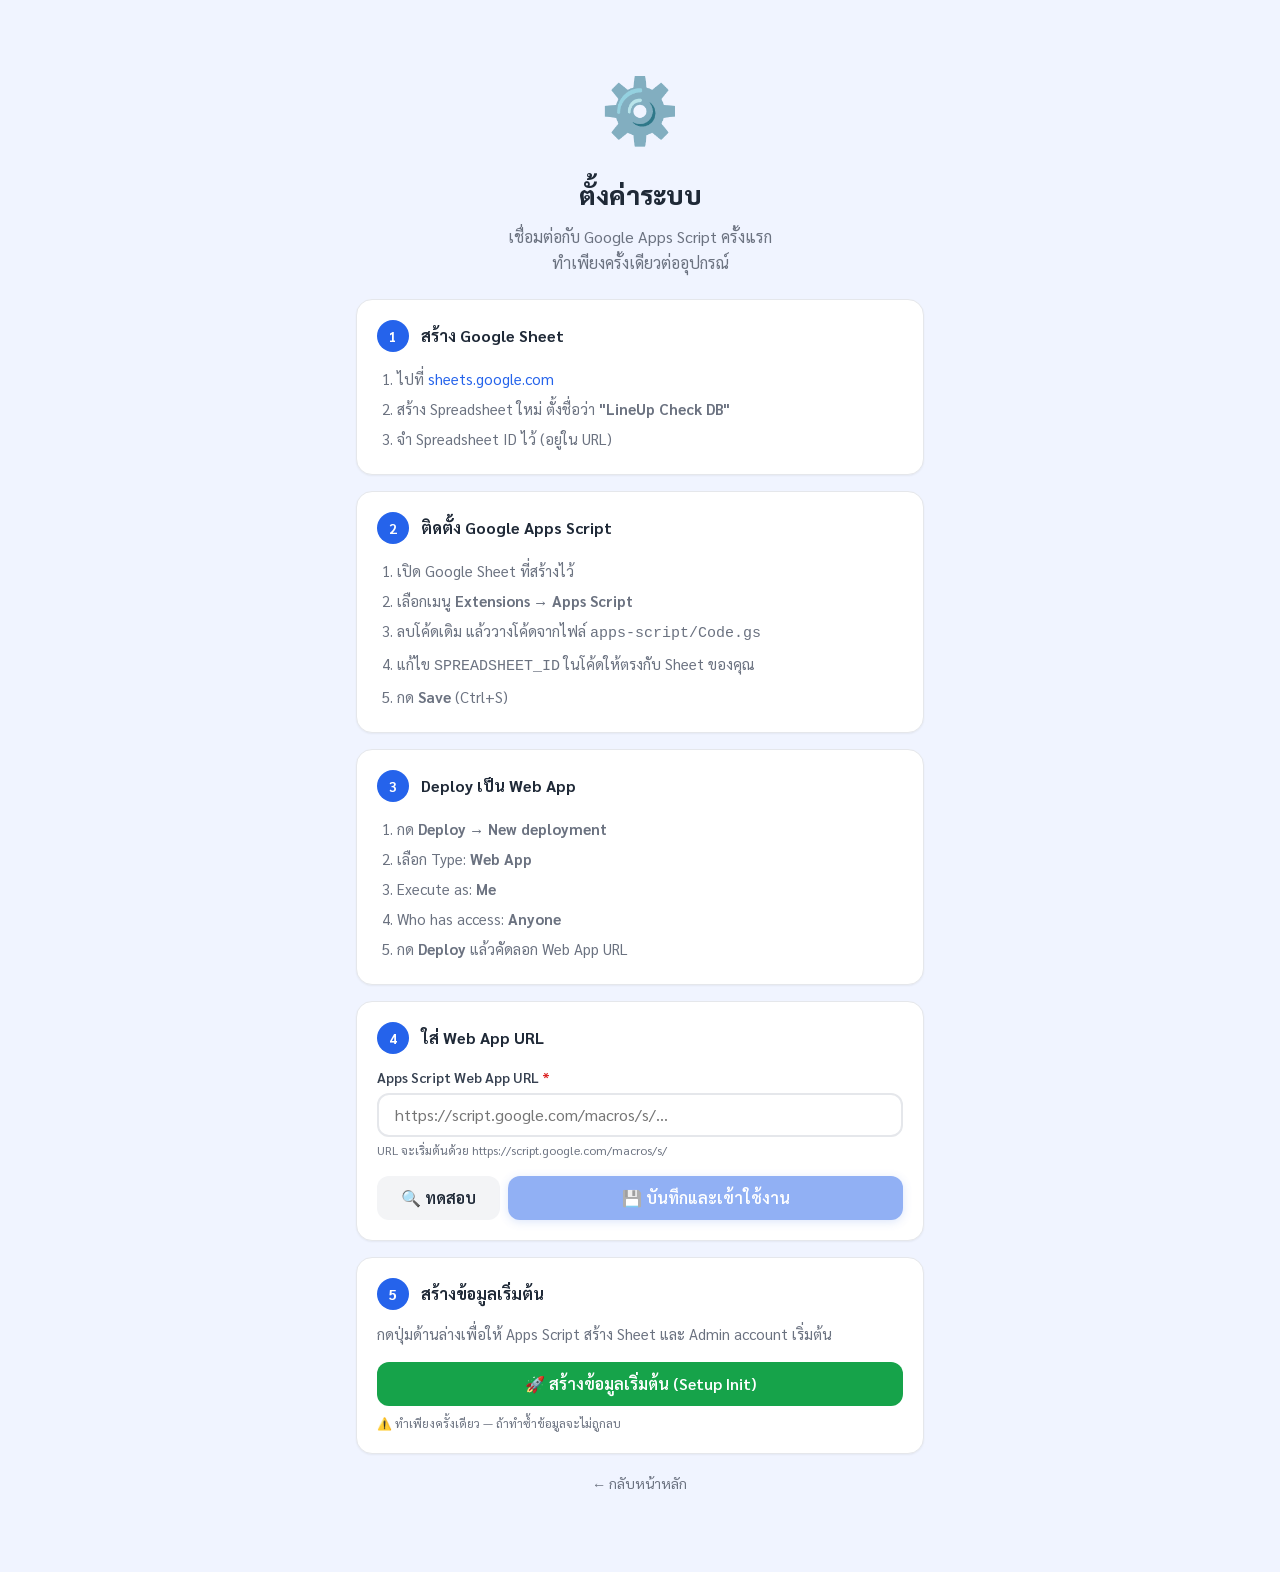
<file: settings.html>
<!DOCTYPE html>
<html lang="th">
<head>
  <meta charset="UTF-8">
  <meta name="viewport" content="width=device-width, initial-scale=1.0, viewport-fit=cover">
  <title>ตั้งค่า — LineUp Check</title>
  <meta name="description" content="ตั้งค่าระบบ LineUp Check">
  <meta name="theme-color" content="#2563EB">
  <link rel="stylesheet" href="assets/css/style.css">
  <link rel="stylesheet" href="assets/css/mobile.css">
</head>
<body>
<div class="page-wrapper">
  <header class="app-header">
    <div class="header-left">
      <a href="dashboard.html" class="header-btn">←</a>
    </div>
    <div class="header-title">ตั้งค่า</div>
    <div class="header-right"></div>
  </header>

  <div id="connection-banner" class="connection-banner"></div>

  <main class="main-content">
    <!-- User Info Card -->
    <div class="card mb-md">
      <div style="display:flex;align-items:center;gap:16px">
        <div style="width:52px;height:52px;background:var(--brand-primary-light);border-radius:50%;
                    display:flex;align-items:center;justify-content:center;font-size:24px;font-weight:700;
                    color:var(--brand-primary)" id="user-avatar">?</div>
        <div id="user-badge">
          <div style="font-weight:700">กำลังโหลด...</div>
        </div>
      </div>
      <div class="divider"></div>
      <button class="btn btn-danger btn-block" data-action="logout">🚪 ออกจากระบบ</button>
    </div>

    <!-- System Settings (Admin only) -->
    <div id="admin-settings" class="hidden">
      <div class="section-header">
        <h2 class="section-title">⚙️ ตั้งค่าระบบ</h2>
      </div>

      <div class="card mb-md">
        <div class="form-group">
          <label class="form-label" for="setting-school-name">ชื่อโรงเรียน</label>
          <input type="text" id="setting-school-name" class="form-control" placeholder="โรงเรียน...">
        </div>
        <div class="form-group">
          <label class="form-label" for="setting-late-after">เวลาเริ่มนับว่า "สาย" (HH:MM)</label>
          <input type="time" id="setting-late-after" class="form-control" value="08:00">
          <div class="form-hint">ถ้าสแกนหลังเวลานี้จะถือว่า "สาย"</div>
        </div>
        <button class="btn btn-primary btn-block" onclick="saveSettings()">💾 บันทึกตั้งค่า</button>
      </div>

      <!-- Teacher Management -->
      <div class="section-header">
        <h2 class="section-title">👩‍🏫 จัดการผู้ใช้</h2>
        <button class="btn btn-primary btn-sm" onclick="openAddTeacher()">➕ เพิ่ม</button>
      </div>
      <div class="list-card mb-md" id="teacher-list">
        <div class="empty-state" style="padding:24px">
          <div class="spinner"></div>
        </div>
      </div>
    </div>

    <!-- API Settings (Admin only) -->
    <div id="connection-settings" class="hidden">
      <div class="section-header">
        <h2 class="section-title">🔗 การเชื่อมต่อ</h2>
      </div>

      <div class="card mb-md">
        <div class="form-group">
          <label class="form-label" for="setting-api-url">Apps Script URL</label>
          <input type="url" id="setting-api-url" class="form-control"
                 placeholder="https://script.google.com/macros/s/...">
        </div>
        <div style="display:flex;gap:12px">
          <button class="btn btn-secondary" style="flex:1" onclick="testApiUrl()">🔍 ทดสอบ</button>
          <button class="btn btn-primary" style="flex:1" onclick="saveApiUrl()">💾 บันทึก URL</button>
        </div>
        <div id="api-test-result" class="hidden mt-md"></div>
      </div>
    </div>

    <!-- App Info -->
    <div class="card mb-md">
      <div style="font-size:14px;color:var(--text-secondary)">
        <div style="display:flex;justify-content:space-between;padding:8px 0;border-bottom:1px solid var(--border-color)">
          <span>Version</span><span>v1.0.0</span>
        </div>
        <div style="display:flex;justify-content:space-between;padding:8px 0;border-bottom:1px solid var(--border-color)">
          <span>ฐานข้อมูล</span><span>Google Sheets</span>
        </div>
        <div style="display:flex;justify-content:space-between;padding:8px 0">
          <span>Hosting</span><span>GitHub Pages</span>
        </div>
      </div>
    </div>

    <div class="text-center">
      <a href="offline.html" class="btn btn-ghost btn-sm">📤 Offline Queue</a>
      <a href="setup.html" class="btn btn-ghost btn-sm">⚙️ ตั้งค่าใหม่</a>
    </div>
  </main>

  <nav class="bottom-nav">
    <a href="dashboard.html" class="nav-item">
      <span class="nav-icon">🏠</span><span>หน้าแรก</span>
    </a>
    <a href="scan.html" class="nav-scan">📷</a>
    <a href="classes.html" class="nav-item">
      <span class="nav-icon">🏫</span><span>ห้อง</span>
    </a>
    <a href="reports.html" class="nav-item">
      <span class="nav-icon">📊</span><span>รายงาน</span>
    </a>
    <a href="settings.html" class="nav-item active">
      <span class="nav-icon">⚙️</span><span>ตั้งค่า</span>
    </a>
  </nav>
</div>

<!-- Add Teacher Modal -->
<div class="modal-overlay" id="teacher-modal">
  <div class="modal">
    <div class="modal-handle"></div>
    <h2 class="modal-title" id="modal-teacher-title">เพิ่มผู้ใช้</h2>
    <form id="teacher-form" novalidate onsubmit="event.preventDefault(); saveTeacher()">
      <div class="form-group">
        <label class="form-label required" for="modal-fullname">ชื่อ-นามสกุล</label>
        <input type="text" id="modal-fullname" class="form-control" placeholder="ชื่อ นามสกุล" required>
      </div>
      <div class="form-group">
        <label class="form-label required" for="modal-username">ชื่อผู้ใช้</label>
        <input type="text" id="modal-username" class="form-control" placeholder="username" required>
      </div>
      <div class="form-group">
        <label class="form-label required" for="modal-password">รหัสผ่าน</label>
        <input type="password" id="modal-password" class="form-control" placeholder="อย่างน้อย 6 ตัว" required>
      </div>
      <div class="form-group">
        <label class="form-label required" for="modal-role">บทบาท</label>
        <select id="modal-role" class="form-control" required>
          <option value="teacher">ครู (teacher)</option>
          <option value="assistant">ผู้ช่วย (assistant)</option>
          <option value="admin">ผู้ดูแลระบบ (admin)</option>
        </select>
      </div>
      <div style="display:flex;gap:12px">
        <button type="button" class="btn btn-secondary" style="flex:1" onclick="closeModal('teacher-modal')">ยกเลิก</button>
        <button type="submit" class="btn btn-primary" style="flex:1">บันทึก</button>
      </div>
    </form>
  </div>
</div>

<div id="toast-container"></div>

<script src="assets/js/config.js"></script>
<script src="assets/js/utils.js"></script>
<script src="assets/js/api.js"></script>
<script src="assets/js/auth.js"></script>
<script src="assets/js/app.js"></script>
<script>
let _settingsUser = null;

document.addEventListener('DOMContentLoaded', async () => {
  _settingsUser = await Auth.requireLogin();
  if (!_settingsUser) return;

  renderPageHeader(_settingsUser);

  // User avatar
  const avatar = $id('user-avatar');
  if (avatar) avatar.textContent = getInitials(_settingsUser.full_name || _settingsUser.username);

  // Load API URL
  const savedApiUrl = lsGet(APP_CONFIG.STORAGE_KEYS.API_URL, '');
  $id('setting-api-url').value = savedApiUrl;

  if (Auth.canManageSystem(_settingsUser)) {
    showEl('admin-settings');
    showEl('connection-settings');
    loadServerSettings();
    loadTeachers();
  }
});

async function loadServerSettings() {
  const res = await API.getSettings();
  if (!res.ok) return;

  const s = res.data || {};
  if (s.school_name) {
    $id('setting-school-name').value = s.school_name;
    lsSet(APP_CONFIG.STORAGE_KEYS.SCHOOL_NAME, s.school_name);
  }
  if (s.late_after) {
    $id('setting-late-after').value = s.late_after;
    lsSet(APP_CONFIG.STORAGE_KEYS.LATE_AFTER, s.late_after);
  }
}

async function saveSettings() {
  const school   = $id('setting-school-name').value.trim();
  const lateAfter = $id('setting-late-after').value;

  showLoading('กำลังบันทึก...');
  const res = await API.updateSettings({ school_name: school, late_after: lateAfter });
  hideLoading();

  if (res.ok) {
    lsSet(APP_CONFIG.STORAGE_KEYS.SCHOOL_NAME, school);
    lsSet(APP_CONFIG.STORAGE_KEYS.LATE_AFTER, lateAfter);
    showToast('บันทึกตั้งค่าสำเร็จ', 'success');
  } else {
    showToast(res.message, 'error');
  }
}

async function loadTeachers() {
  const res = await API.listTeachers();
  const container = $id('teacher-list');
  if (!res.ok || !res.data?.length) {
    container.innerHTML = '<div class="empty-state" style="padding:24px"><div class="empty-state-icon">👤</div><div class="empty-state-title">ยังไม่มีผู้ใช้</div></div>';
    return;
  }

  const roleLabel = { admin: 'ผู้ดูแล', teacher: 'ครู', assistant: 'ผู้ช่วย' };
  container.innerHTML = res.data.map(t => {
    let badgeClass = 'badge-teacher';
    let statusText = roleLabel[t.role] || t.role;
    
    if (t.status === 'pending') {
      badgeClass = 'badge-pending';
      statusText = 'รออนุมัติ';
    } else if (t.status === 'suspended') {
      badgeClass = 'badge-absent';
      statusText = 'ระงับ';
    } else if (t.role === 'admin') {
      badgeClass = 'badge-admin';
    } else if (t.role === 'assistant') {
      badgeClass = 'badge-leave';
    }

    const isSelf = t.user_id === _settingsUser.user_id;

    return `
    <div class="list-item" style="flex-direction: column; align-items: stretch; gap: 8px;">
      <div style="display: flex; align-items: center; gap: 12px; width: 100%;">
        <div class="list-item-avatar">${escapeHtml(getInitials(t.full_name))}</div>
        <div class="list-item-content">
          <div class="list-item-title">${escapeHtml(t.full_name)} ${isSelf ? '<span style="font-size:12px;color:var(--text-secondary)">(คุณ)</span>' : ''}</div>
          <div class="list-item-subtitle">${escapeHtml(t.username)} · ${escapeHtml(roleLabel[t.role] || t.role)}</div>
        </div>
        <div class="list-item-action">
          <span class="badge ${badgeClass}">${escapeHtml(statusText)}</span>
        </div>
      </div>
      
      ${!isSelf ? `
        <div style="display: flex; gap: 8px; justify-content: flex-end; width: 100%; border-top: 1px dashed var(--border-color); padding-top: 8px; margin-top: 4px;">
          ${t.status === 'pending' ? `
            <button class="btn btn-sm btn-success" onclick="updateUserStatus('${t.user_id}', 'active')">✅ อนุมัติ</button>
            <button class="btn btn-sm btn-danger" onclick="deleteUser('${t.user_id}', true)">❌ ปฏิเสธ</button>
          ` : t.status === 'suspended' ? `
            <button class="btn btn-sm btn-primary" onclick="updateUserStatus('${t.user_id}', 'active')">▶️ เปิดใช้งาน</button>
            <button class="btn btn-sm btn-danger" onclick="deleteUser('${t.user_id}')">🗑️ ลบ</button>
          ` : `
            <button class="btn btn-sm btn-secondary" onclick="updateUserStatus('${t.user_id}', 'suspended')">⏸️ ระงับ</button>
            <button class="btn btn-sm btn-danger" onclick="deleteUser('${t.user_id}')">🗑️ ลบ</button>
          `}
        </div>
      ` : ''}
    </div>`;
  }).join('');
}

async function updateUserStatus(userId, status) {
  const statusLabel = { active: 'เปิดใช้งาน', suspended: 'ระงับการใช้งาน' };
  showLoading('กำลังทำรายการ...');
  const res = await API.updateUserStatus(userId, status);
  hideLoading();
  
  if (res.ok) {
    showToast(`${statusLabel[status] || 'อัปเดต'}สำเร็จ`, 'success');
    loadTeachers();
  } else {
    showToast(res.message || 'ทำรายการไม่สำเร็จ', 'error');
  }
}

async function deleteUser(userId, isReject = false) {
  const confirmMsg = isReject 
    ? 'คุณต้องการปฏิเสธคำขอสมัครสมาชิกและลบผู้ใช้นี้ใช่หรือไม่?' 
    : 'คุณต้องการลบผู้ใช้นี้ออกจากระบบอย่างถาวรใช่หรือไม่?';
    
  if (!confirm(confirmMsg)) return;
  
  showLoading('กำลังลบ...');
  const res = await API.deleteUser(userId);
  hideLoading();
  
  if (res.ok) {
    showToast(isReject ? 'ปฏิเสธคำขอสำเร็จ' : 'ลบผู้ใช้สำเร็จ', 'success');
    loadTeachers();
  } else {
    showToast(res.message || 'ลบไม่สำเร็จ', 'error');
  }
}

function openAddTeacher() {
  $id('teacher-form').reset();
  openModal('teacher-modal');
}

async function saveTeacher() {
  const fullname = $id('modal-fullname').value.trim();
  const username = $id('modal-username').value.trim();
  const password = $id('modal-password').value;
  const role     = $id('modal-role').value;

  if (!fullname || !username || !password) {
    showToast('กรุณากรอกข้อมูลให้ครบ', 'warning');
    return;
  }
  if (password.length < 6) {
    showToast('รหัสผ่านต้องมีอย่างน้อย 6 ตัวอักษร', 'warning');
    return;
  }

  showLoading('กำลังบันทึก...');
  const res = await API.createTeacher({ full_name: fullname, username, password, role });
  hideLoading();

  if (res.ok) {
    showToast('เพิ่มผู้ใช้สำเร็จ', 'success');
    closeModal('teacher-modal');
    loadTeachers();
  } else {
    showToast(res.message || 'เกิดข้อผิดพลาด', 'error');
  }
}

async function testApiUrl() {
  const url = $id('setting-api-url').value.trim();
  if (!url) return;

  const resultEl = $id('api-test-result');
  showEl('api-test-result');
  resultEl.innerHTML = '<div class="alert alert-info"><span class="alert-icon">⏳</span><div class="alert-content"><div class="alert-text">กำลังทดสอบ...</div></div></div>';

  const res = await API.ping(url);
  if (res.ok) {
    const version = res.data?.version || '1.0.0';
    resultEl.innerHTML = `<div class="alert alert-success"><span class="alert-icon">✅</span><div class="alert-content"><div class="alert-title">เชื่อมต่อสำเร็จ</div><div class="alert-text">เวอร์ชันเซิร์ฟเวอร์ (API Version): v${escapeHtml(version)}</div></div></div>`;
  } else {
    resultEl.innerHTML = `<div class="alert alert-error"><span class="alert-icon">❌</span><div class="alert-content"><div class="alert-text">${escapeHtml(res.message)}</div></div></div>`;
  }
}

function saveApiUrl() {
  const url = $id('setting-api-url').value.trim();
  if (!url) return;
  lsSet(APP_CONFIG.STORAGE_KEYS.API_URL, url);
  showToast('บันทึก URL สำเร็จ', 'success');
}
</script>
</body>
</html>
</file>
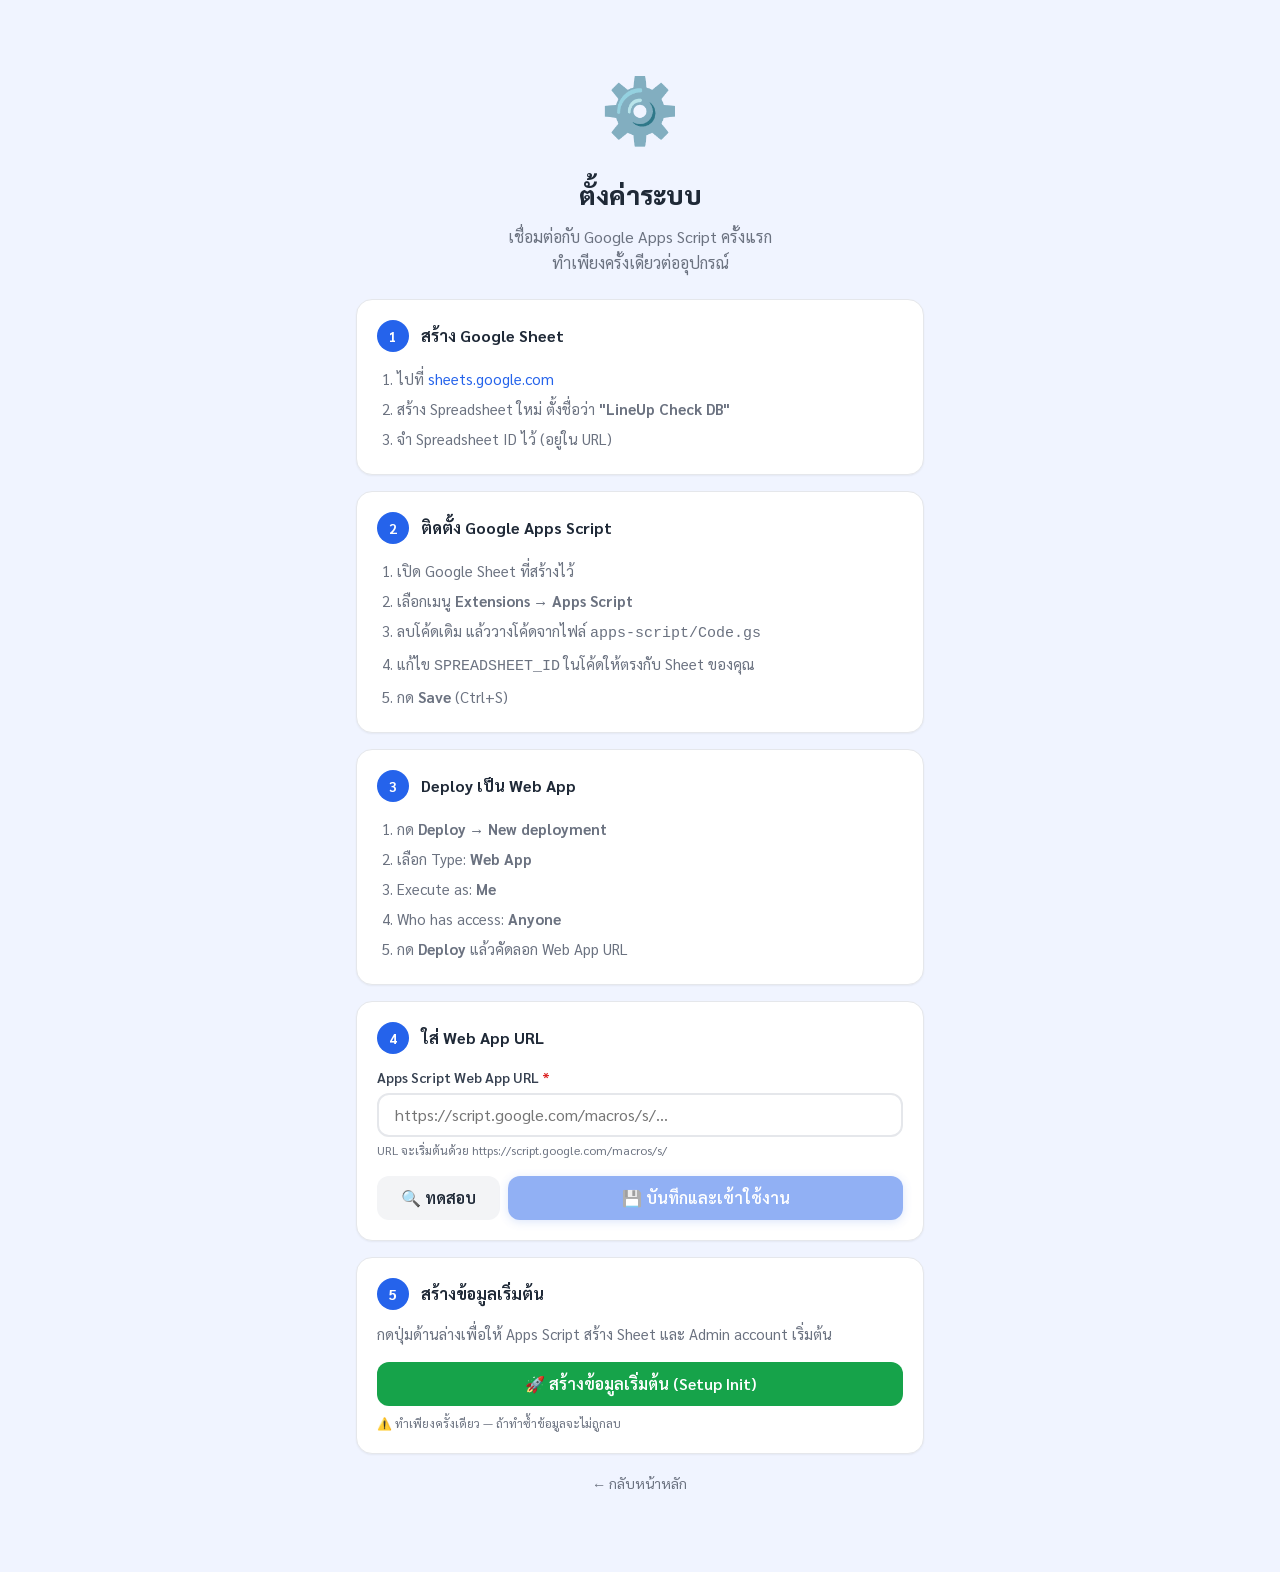
<file: setup.html>
<!DOCTYPE html>
<html lang="th">
<head>
  <meta charset="UTF-8">
  <meta name="viewport" content="width=device-width, initial-scale=1.0, viewport-fit=cover">
  <title>ตั้งค่าระบบ — LineUp Check</title>
  <meta name="description" content="ตั้งค่า Apps Script URL สำหรับ LineUp Check">
  <meta name="theme-color" content="#2563EB">
  <link rel="stylesheet" href="assets/css/style.css">
  <link rel="stylesheet" href="assets/css/mobile.css">
  <style>
    body { background: var(--bg-page); }
    .setup-wrapper {
      max-width: 600px;
      margin: 0 auto;
      padding: 24px 16px 80px;
    }
    .setup-header-section {
      text-align: center;
      padding: 32px 0 24px;
    }
    .setup-icon { font-size: 64px; margin-bottom: 16px; }
    .setup-title { font-size: 26px; font-weight: 800; color: var(--text-primary); }
    .setup-desc { color: var(--text-secondary); margin-top: 8px; }
    .step-card {
      background: white;
      border-radius: 16px;
      padding: 20px;
      margin-bottom: 16px;
      border: 1px solid var(--border-color);
      box-shadow: var(--shadow-sm);
    }
    .step-number {
      width: 32px;
      height: 32px;
      background: var(--brand-primary);
      color: white;
      border-radius: 50%;
      display: flex;
      align-items: center;
      justify-content: center;
      font-weight: 700;
      font-size: 14px;
      flex-shrink: 0;
    }
    .step-header {
      display: flex;
      align-items: center;
      gap: 12px;
      margin-bottom: 12px;
    }
    .step-title { font-weight: 700; font-size: 16px; }
    .instruction-list {
      list-style: decimal;
      padding-left: 20px;
      color: var(--text-secondary);
      font-size: 15px;
      line-height: 2;
    }
    .code-block {
      background: var(--gray-900);
      color: #86EFAC;
      border-radius: 8px;
      padding: 12px 16px;
      font-family: monospace;
      font-size: 13px;
      margin: 8px 0;
      overflow-x: auto;
      word-break: break-all;
    }
    .url-status {
      display: flex;
      align-items: center;
      gap: 8px;
      padding: 10px 14px;
      border-radius: 10px;
      font-size: 14px;
      font-weight: 600;
      margin-top: 12px;
    }
    .url-status.success { background: var(--status-present-bg); color: var(--status-present); }
    .url-status.error   { background: var(--status-absent-bg);  color: var(--status-absent); }
    .url-status.testing { background: var(--brand-primary-light); color: var(--brand-primary); }
    .url-status.hidden  { display: none; }
  </style>
</head>
<body>
<div class="setup-wrapper">
  <div class="setup-header-section">
    <div class="setup-icon">⚙️</div>
    <h1 class="setup-title">ตั้งค่าระบบ</h1>
    <p class="setup-desc">เชื่อมต่อกับ Google Apps Script ครั้งแรก<br>ทำเพียงครั้งเดียวต่ออุปกรณ์</p>
  </div>

  <!-- Step 1: Create Google Sheet -->
  <div class="step-card">
    <div class="step-header">
      <div class="step-number">1</div>
      <div class="step-title">สร้าง Google Sheet</div>
    </div>
    <ol class="instruction-list">
      <li>ไปที่ <a href="https://sheets.google.com" target="_blank">sheets.google.com</a></li>
      <li>สร้าง Spreadsheet ใหม่ ตั้งชื่อว่า <strong>"LineUp Check DB"</strong></li>
      <li>จำ Spreadsheet ID ไว้ (อยู่ใน URL)</li>
    </ol>
  </div>

  <!-- Step 2: Deploy Apps Script -->
  <div class="step-card">
    <div class="step-header">
      <div class="step-number">2</div>
      <div class="step-title">ติดตั้ง Google Apps Script</div>
    </div>
    <ol class="instruction-list">
      <li>เปิด Google Sheet ที่สร้างไว้</li>
      <li>เลือกเมนู <strong>Extensions → Apps Script</strong></li>
      <li>ลบโค้ดเดิม แล้ววางโค้ดจากไฟล์ <code>apps-script/Code.gs</code></li>
      <li>แก้ไข <code>SPREADSHEET_ID</code> ในโค้ดให้ตรงกับ Sheet ของคุณ</li>
      <li>กด <strong>Save</strong> (Ctrl+S)</li>
    </ol>
  </div>

  <!-- Step 3: Deploy Web App -->
  <div class="step-card">
    <div class="step-header">
      <div class="step-number">3</div>
      <div class="step-title">Deploy เป็น Web App</div>
    </div>
    <ol class="instruction-list">
      <li>กด <strong>Deploy → New deployment</strong></li>
      <li>เลือก Type: <strong>Web App</strong></li>
      <li>Execute as: <strong>Me</strong></li>
      <li>Who has access: <strong>Anyone</strong></li>
      <li>กด <strong>Deploy</strong> แล้วคัดลอก Web App URL</li>
    </ol>
  </div>

  <!-- Step 4: Enter URL -->
  <div class="step-card">
    <div class="step-header">
      <div class="step-number">4</div>
      <div class="step-title">ใส่ Web App URL</div>
    </div>
    <div class="form-group">
      <label class="form-label required" for="api-url">Apps Script Web App URL</label>
      <input type="url" id="api-url" class="form-control"
             placeholder="https://script.google.com/macros/s/..."
             autocomplete="off">
      <div class="form-hint">URL จะเริ่มต้นด้วย https://script.google.com/macros/s/</div>
    </div>

    <div id="url-status" class="url-status hidden"></div>

    <div class="flex gap-sm mt-md">
      <button class="btn btn-secondary" id="btn-test" onclick="testConnection()">
        🔍 ทดสอบ
      </button>
      <button class="btn btn-primary" style="flex:1" id="btn-save" onclick="saveSetup()" disabled>
        💾 บันทึกและเข้าใช้งาน
      </button>
    </div>
  </div>

  <!-- Step 5: Initial Setup -->
  <div class="step-card" id="init-section">
    <div class="step-header">
      <div class="step-number">5</div>
      <div class="step-title">สร้างข้อมูลเริ่มต้น</div>
    </div>
    <p style="color:var(--text-secondary);font-size:15px;margin-bottom:16px">
      กดปุ่มด้านล่างเพื่อให้ Apps Script สร้าง Sheet และ Admin account เริ่มต้น
    </p>
    <div id="init-result" class="hidden"></div>
    <button class="btn btn-success btn-block" onclick="runInit()">
      🚀 สร้างข้อมูลเริ่มต้น (Setup Init)
    </button>
    <p class="form-hint mt-sm">⚠️ ทำเพียงครั้งเดียว — ถ้าทำซ้ำข้อมูลจะไม่ถูกลบ</p>
  </div>

  <div class="mt-md text-center">
    <a href="index.html" style="color:var(--text-secondary);font-size:14px">← กลับหน้าหลัก</a>
  </div>
</div>

<div id="toast-container"></div>

<script src="assets/js/config.js"></script>
<script src="assets/js/utils.js"></script>
<script src="assets/js/api.js"></script>
<script>
document.addEventListener('DOMContentLoaded', () => {
  // Load saved URL if exists
  const savedUrl = lsGet(APP_CONFIG.STORAGE_KEYS.API_URL, '');
  if (savedUrl) {
    $id('api-url').value = savedUrl;
    $id('btn-save').disabled = false;
  }
});

async function testConnection() {
  const url = $id('api-url').value.trim();
  if (!url) {
    showStatus('กรุณาใส่ URL ก่อน', 'error');
    return;
  }
  if (!url.startsWith('https://script.google.com/macros/s/')) {
    showStatus('URL ไม่ถูกต้อง — ต้องเริ่มต้นด้วย https://script.google.com/macros/s/', 'error');
    return;
  }

  showStatus('⏳ กำลังทดสอบการเชื่อมต่อ...', 'testing');
  $id('btn-test').disabled = true;

  const res = await API.ping(url);

  $id('btn-test').disabled = false;

  if (res.ok) {
    const version = res.data?.version || '1.0.0';
    showStatus(`✅ เชื่อมต่อสำเร็จ! Apps Script พร้อมใช้งาน (เวอร์ชัน: v${version})`, 'success');
    $id('btn-save').disabled = false;
    // Save URL temporarily
    lsSet(APP_CONFIG.STORAGE_KEYS.API_URL, url);
    showEl('init-section');
  } else {
    showStatus(`❌ ${res.message || 'เชื่อมต่อไม่ได้'}`, 'error');
    $id('btn-save').disabled = true;
  }
}

function showStatus(msg, type) {
  const el = $id('url-status');
  el.textContent = msg;
  el.className = `url-status ${type}`;
}

function saveSetup() {
  const url = $id('api-url').value.trim();
  if (!url) return;
  lsSet(APP_CONFIG.STORAGE_KEYS.API_URL, url);
  showToast('บันทึก URL สำเร็จ', 'success');
  setTimeout(() => { window.location.href = 'login.html'; }, 1000);
}

async function runInit() {
  const url = $id('api-url').value.trim();
  if (!url) {
    showToast('กรุณากรอก Web App URL ในขั้นตอนที่ 4 ก่อนทำรายการ', 'warning');
    return;
  }

  showLoading('กำลัง Setup...');
  const res = await API.setupInit(url);
  hideLoading();

  const resultEl = $id('init-result');
  showEl('init-result');

  if (res.ok) {
    resultEl.innerHTML = `
      <div class="alert alert-success">
        <span class="alert-icon">✅</span>
        <div class="alert-content">
          <div class="alert-title">Setup สำเร็จ!</div>
          <div class="alert-text">
            ${res.data?.admin_username ? `Username: <strong>${escapeHtml(res.data.admin_username)}</strong>` : ''}
            ${res.data?.admin_password ? `<br>Password เริ่มต้น: <strong>${escapeHtml(res.data.admin_password)}</strong>` : ''}
            <br><span style="color:var(--status-absent);font-weight:700">⚠️ เปลี่ยนรหัสผ่านทันทีหลังเข้าสู่ระบบ</span>
          </div>
        </div>
      </div>`;
    showToast('Setup สำเร็จ! บันทึก URL แล้ว', 'success');
    lsSet(APP_CONFIG.STORAGE_KEYS.API_URL, url);
  } else {
    resultEl.innerHTML = `
      <div class="alert alert-error">
        <span class="alert-icon">❌</span>
        <div class="alert-content">
          <div class="alert-title">Setup ล้มเหลว</div>
          <div class="alert-text">${escapeHtml(res.message || 'เกิดข้อผิดพลาด')}</div>
        </div>
      </div>`;
  }
}
</script>
</body>
</html>
</file>
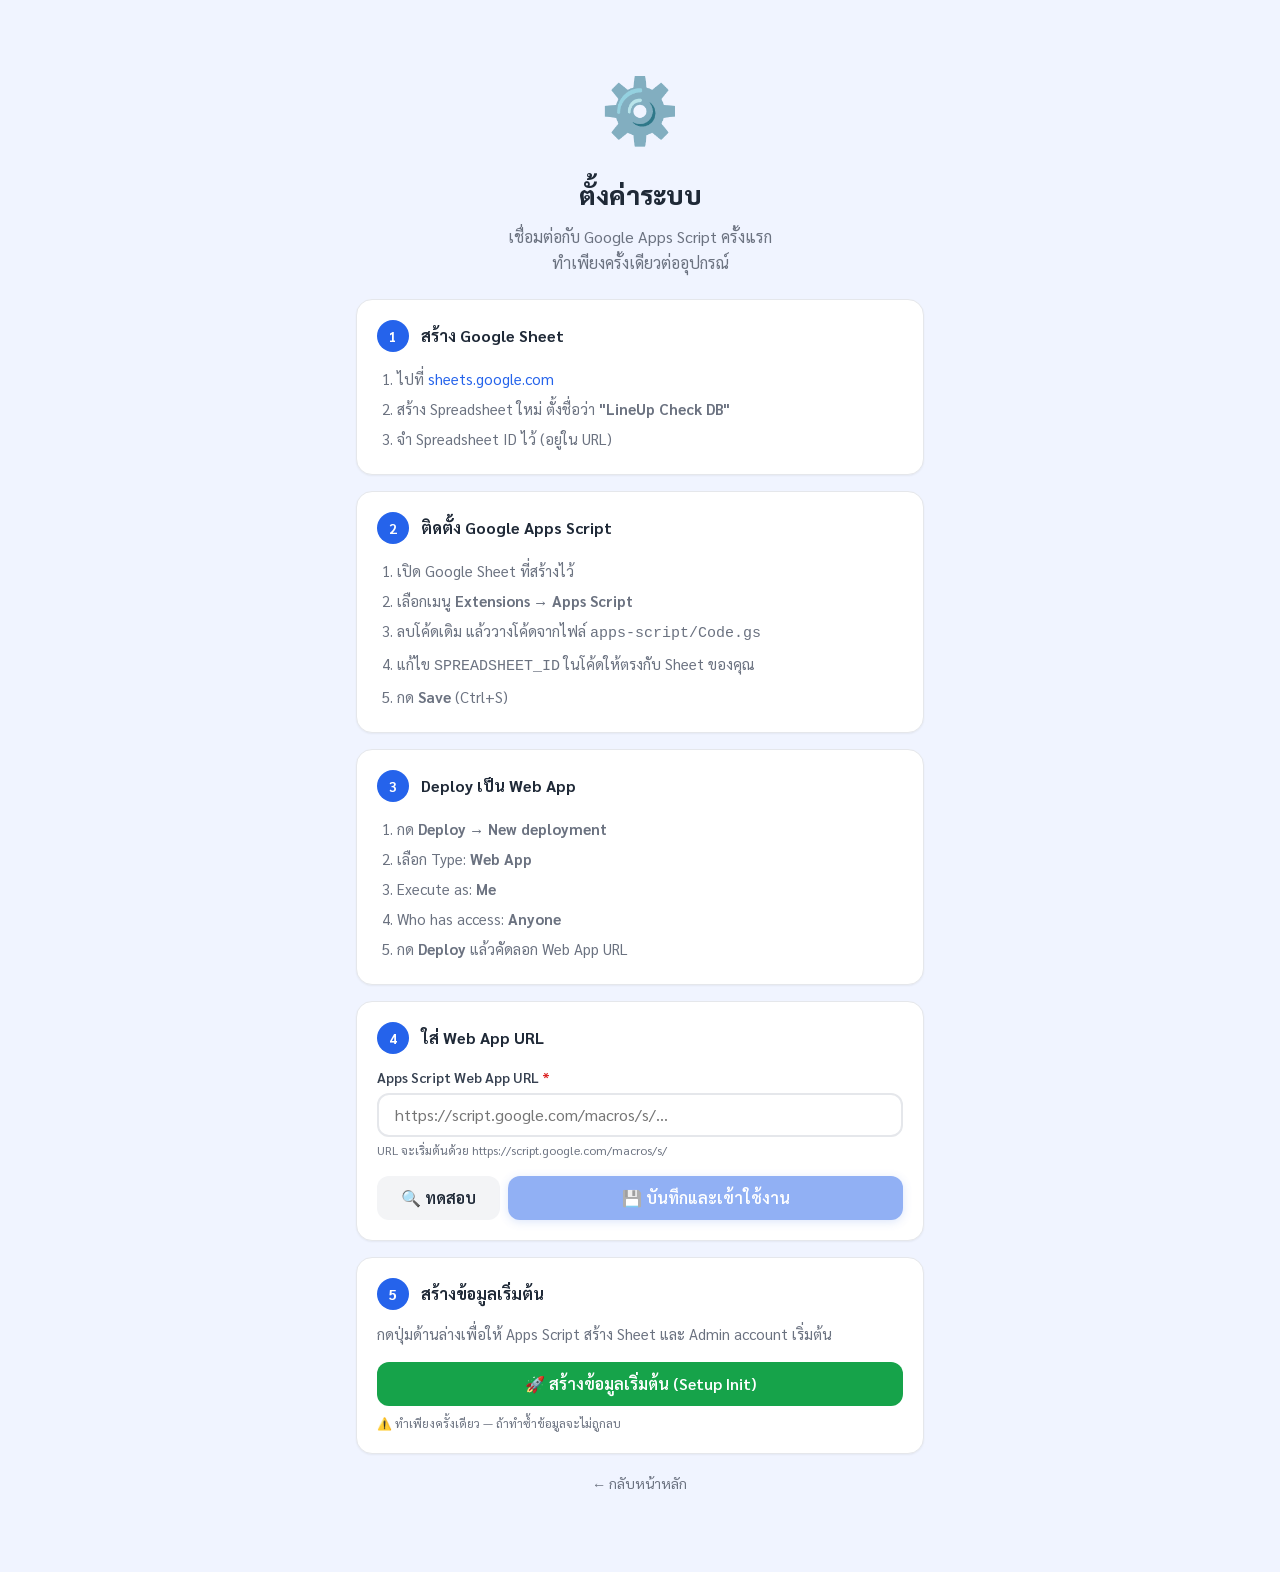
<file: students.html>
<!DOCTYPE html>
<html lang="th">
<head>
  <meta charset="UTF-8">
  <meta name="viewport" content="width=device-width, initial-scale=1.0, viewport-fit=cover">
  <title>นักเรียน — LineUp Check</title>
  <meta name="description" content="จัดการรายชื่อนักเรียน">
  <meta name="theme-color" content="#2563EB">
  <link rel="stylesheet" href="assets/css/style.css">
  <link rel="stylesheet" href="assets/css/mobile.css">
</head>
<body>
<div class="page-wrapper">
  <header class="app-header">
    <div class="header-left">
      <a href="dashboard.html" class="header-btn">←</a>
    </div>
    <div class="header-title">นักเรียน <span id="student-count-badge" style="font-size:13px;opacity:0.8;font-weight:400"></span></div>
    <div class="header-right">
      <button class="header-btn" onclick="openAddStudent()" title="เพิ่มนักเรียน">➕</button>
    </div>
  </header>

  <div id="connection-banner" class="connection-banner"></div>

  <main class="main-content">
    <!-- Search + Filter -->
    <div class="search-bar">
      <span class="search-icon">🔍</span>
      <input type="text" id="search-student" class="form-control" placeholder="ค้นหาชื่อ, เลขที่, รหัส...">
    </div>

    <div class="flex gap-sm mb-md" style="align-items:center">
      <label style="font-size:14px;font-weight:600;flex-shrink:0;color:var(--text-secondary)">ห้อง:</label>
      <select id="filter-class" class="form-control" style="height:38px;font-size:14px">
        <option value="">ทั้งหมด</option>
      </select>
    </div>

    <!-- Import button -->
    <div class="flex gap-sm mb-md">
      <button class="btn btn-outline btn-sm" onclick="openImportModal()">📂 Import CSV</button>
      <a href="qr-print.html" class="btn btn-outline btn-sm">🖨️ พิมพ์ QR</a>
    </div>

    <!-- Student List -->
    <div class="list-card" id="student-list">
      <div class="empty-state" style="padding:32px">
        <div class="spinner"></div>
      </div>
    </div>
  </main>

  <nav class="bottom-nav">
    <a href="dashboard.html" class="nav-item">
      <span class="nav-icon">🏠</span><span>หน้าแรก</span>
    </a>
    <a href="scan.html" class="nav-scan">📷</a>
    <a href="classes.html" class="nav-item">
      <span class="nav-icon">🏫</span><span>ห้อง</span>
    </a>
    <a href="reports.html" class="nav-item">
      <span class="nav-icon">📊</span><span>รายงาน</span>
    </a>
    <a href="settings.html" class="nav-item">
      <span class="nav-icon">⚙️</span><span>ตั้งค่า</span>
    </a>
  </nav>
</div>

<!-- Add/Edit Student Modal -->
<div class="modal-overlay" id="student-modal">
  <div class="modal">
    <div class="modal-handle"></div>
    <h2 class="modal-title" id="modal-student-title">เพิ่มนักเรียน</h2>
    <form id="student-form" novalidate onsubmit="event.preventDefault(); saveStudent()">
      <div class="form-group">
        <label class="form-label required" for="modal-class-id">ห้องเรียน</label>
        <select id="modal-class-id" class="form-control" required>
          <option value="">-- เลือกห้องเรียน --</option>
        </select>
      </div>
      <div style="display:grid;grid-template-columns:1fr 1fr;gap:12px">
        <div class="form-group">
          <label class="form-label" for="modal-student-no">เลขที่</label>
          <input type="number" id="modal-student-no" class="form-control" placeholder="1" min="1">
        </div>
        <div class="form-group">
          <label class="form-label" for="modal-student-code">รหัสนักเรียน</label>
          <input type="text" id="modal-student-code" class="form-control" placeholder="1001">
        </div>
      </div>
      <div style="display:grid;grid-template-columns:1fr 1fr;gap:12px">
        <div class="form-group">
          <label class="form-label required" for="modal-first-name">ชื่อ</label>
          <input type="text" id="modal-first-name" class="form-control" placeholder="สมชาย" required>
        </div>
        <div class="form-group">
          <label class="form-label required" for="modal-last-name">นามสกุล</label>
          <input type="text" id="modal-last-name" class="form-control" placeholder="ใจดี" required>
        </div>
      </div>
      <div class="form-group" style="display:flex;align-items:center;gap:12px">
        <input type="checkbox" id="modal-active" checked style="width:20px;height:20px;accent-color:var(--brand-primary)">
        <label for="modal-active" style="font-weight:600;cursor:pointer">เปิดใช้งาน</label>
      </div>
      <div style="display:flex;gap:12px">
        <button type="button" class="btn btn-secondary" style="flex:1" onclick="closeModal('student-modal')">ยกเลิก</button>
        <button type="submit" class="btn btn-primary" style="flex:1">บันทึก</button>
      </div>
    </form>
  </div>
</div>

<!-- Import CSV Modal -->
<div class="modal-overlay" id="import-modal">
  <div class="modal">
    <div class="modal-handle"></div>
    <h2 class="modal-title">Import นักเรียนจาก CSV</h2>
    <form id="import-form" novalidate onsubmit="event.preventDefault()">
      <div class="form-group">
        <label class="form-label required" for="import-class-id">ห้องเรียนปลายทาง</label>
        <select id="import-class-id" class="form-control">
          <option value="">-- เลือกห้องเรียน --</option>
        </select>
      </div>
      <div class="form-group">
        <label class="form-label required" for="import-file">เลือกไฟล์ CSV</label>
        <input type="file" id="import-file" class="form-control" accept=".csv" style="height:auto;padding:10px">
        <div class="form-hint">
          รูปแบบ: เลขที่,รหัสนักเรียน,ชื่อ,นามสกุล<br>
          ดูตัวอย่างได้ที่ <a href="templates/sample-students.csv" download>sample-students.csv</a>
        </div>
      </div>
      <div id="import-preview-section" class="hidden">
        <div id="import-preview"></div>
      </div>
      <div style="display:flex;gap:12px;margin-top:16px">
        <button type="button" class="btn btn-secondary" style="flex:1" onclick="closeModal('import-modal')">ยกเลิก</button>
        <button type="button" class="btn btn-primary" style="flex:1" onclick="doImport()">📂 นำเข้าข้อมูล</button>
      </div>
    </form>
  </div>
</div>

<div id="toast-container"></div>

<script src="assets/js/config.js"></script>
<script src="assets/js/utils.js"></script>
<script src="assets/js/api.js"></script>
<script src="assets/js/auth.js"></script>
<script src="assets/js/app.js"></script>
<script src="assets/js/students.js"></script>
</body>
</html>
</file>
<file: assets/css/style.css>
/* ============================================================
   LineUp Check — style.css
   Mobile-first design system
   ============================================================ */

/* ---------- Google Fonts ---------- */
@import url('https://fonts.googleapis.com/css2?family=Sarabun:wght@300;400;500;600;700;800&display=swap');

/* ---------- CSS Custom Properties ---------- */
:root {
  /* Brand */
  --brand-primary: #2563EB;
  --brand-primary-dark: #1D4ED8;
  --brand-primary-light: #DBEAFE;
  --brand-secondary: #7C3AED;
  --brand-accent: #06B6D4;

  /* Status Colors */
  --status-present: #16A34A;
  --status-present-bg: #DCFCE7;
  --status-present-border: #86EFAC;

  --status-late: #CA8A04;
  --status-late-bg: #FEF9C3;
  --status-late-border: #FDE047;

  --status-leave: #0EA5E9;
  --status-leave-bg: #E0F2FE;
  --status-leave-border: #7DD3FC;

  --status-absent: #DC2626;
  --status-absent-bg: #FEE2E2;
  --status-absent-border: #FCA5A5;

  --status-pending: #6B7280;
  --status-pending-bg: #F3F4F6;
  --status-pending-border: #D1D5DB;

  /* Neutral */
  --gray-50: #F9FAFB;
  --gray-100: #F3F4F6;
  --gray-200: #E5E7EB;
  --gray-300: #D1D5DB;
  --gray-400: #9CA3AF;
  --gray-500: #6B7280;
  --gray-600: #4B5563;
  --gray-700: #374151;
  --gray-800: #1F2937;
  --gray-900: #111827;

  /* Backgrounds */
  --bg-page: #F0F4FF;
  --bg-card: #FFFFFF;
  --bg-header: #2563EB;

  /* Text */
  --text-primary: #1F2937;
  --text-secondary: #6B7280;
  --text-white: #FFFFFF;

  /* Borders */
  --border-color: #E5E7EB;
  --border-radius-sm: 8px;
  --border-radius: 12px;
  --border-radius-lg: 16px;
  --border-radius-xl: 24px;
  --border-radius-full: 9999px;

  /* Shadows */
  --shadow-sm: 0 1px 2px rgba(0,0,0,0.05);
  --shadow: 0 4px 6px -1px rgba(0,0,0,0.1), 0 2px 4px -1px rgba(0,0,0,0.06);
  --shadow-md: 0 10px 15px -3px rgba(0,0,0,0.1), 0 4px 6px -2px rgba(0,0,0,0.05);
  --shadow-lg: 0 20px 25px -5px rgba(0,0,0,0.1), 0 10px 10px -5px rgba(0,0,0,0.04);

  /* Spacing */
  --spacing-xs: 4px;
  --spacing-sm: 8px;
  --spacing-md: 16px;
  --spacing-lg: 24px;
  --spacing-xl: 32px;
  --spacing-2xl: 48px;

  /* Typography */
  --font-family: 'Sarabun', sans-serif;
  --font-size-xs: 12px;
  --font-size-sm: 14px;
  --font-size-base: 16px;
  --font-size-lg: 18px;
  --font-size-xl: 20px;
  --font-size-2xl: 24px;
  --font-size-3xl: 30px;

  /* Touch targets */
  --touch-target: 44px;

  /* Transitions */
  --transition-fast: 150ms ease;
  --transition: 250ms ease;
  --transition-slow: 400ms ease;

  /* Bottom nav height */
  --bottom-nav-height: 64px;
  --header-height: 60px;
}

/* ---------- Reset & Base ---------- */
*, *::before, *::after {
  box-sizing: border-box;
  margin: 0;
  padding: 0;
}

html {
  font-size: 16px;
  -webkit-text-size-adjust: 100%;
  scroll-behavior: smooth;
}

body {
  font-family: var(--font-family);
  font-size: var(--font-size-base);
  color: var(--text-primary);
  background-color: var(--bg-page);
  line-height: 1.6;
  min-height: 100vh;
  overflow-x: hidden;
}

img, svg {
  display: block;
  max-width: 100%;
}

a {
  color: var(--brand-primary);
  text-decoration: none;
}

a:hover {
  text-decoration: underline;
}

button, input, select, textarea {
  font-family: var(--font-family);
  font-size: var(--font-size-base);
}

ul, ol {
  list-style: none;
}

/* ---------- Layout ---------- */
.page-wrapper {
  display: flex;
  flex-direction: column;
  min-height: 100vh;
}

.main-content {
  flex: 1;
  padding: var(--spacing-md);
  padding-bottom: calc(var(--bottom-nav-height) + var(--spacing-md));
  max-width: 600px;
  margin: 0 auto;
  width: 100%;
}

.main-content.no-nav {
  padding-bottom: var(--spacing-md);
}

.main-content.full-height {
  padding: 0;
  max-width: 100%;
}

/* ---------- Header ---------- */
.app-header {
  background: var(--bg-header);
  color: var(--text-white);
  height: var(--header-height);
  display: flex;
  align-items: center;
  justify-content: space-between;
  padding: 0 var(--spacing-md);
  position: sticky;
  top: 0;
  z-index: 100;
  box-shadow: var(--shadow-md);
}

.app-header .header-title {
  font-size: var(--font-size-lg);
  font-weight: 700;
  flex: 1;
  text-align: center;
}

.app-header .header-left,
.app-header .header-right {
  width: 40px;
  display: flex;
  align-items: center;
  justify-content: center;
}

.header-btn {
  background: none;
  border: none;
  color: var(--text-white);
  cursor: pointer;
  padding: var(--spacing-sm);
  border-radius: var(--border-radius);
  display: flex;
  align-items: center;
  justify-content: center;
  transition: background var(--transition-fast);
  min-height: var(--touch-target);
  min-width: var(--touch-target);
}

.header-btn:hover {
  background: rgba(255,255,255,0.2);
}

/* ---------- Bottom Navigation ---------- */
.bottom-nav {
  position: fixed;
  bottom: 0;
  left: 0;
  right: 0;
  height: var(--bottom-nav-height);
  background: var(--bg-card);
  border-top: 1px solid var(--border-color);
  display: flex;
  align-items: center;
  z-index: 100;
  box-shadow: 0 -4px 12px rgba(0,0,0,0.08);
}

.bottom-nav .nav-item {
  flex: 1;
  display: flex;
  flex-direction: column;
  align-items: center;
  justify-content: center;
  gap: 2px;
  padding: var(--spacing-sm) 0;
  color: var(--gray-400);
  font-size: var(--font-size-xs);
  font-weight: 500;
  cursor: pointer;
  border: none;
  background: none;
  transition: color var(--transition-fast);
  text-decoration: none;
  min-height: var(--touch-target);
}

.bottom-nav .nav-item.active {
  color: var(--brand-primary);
}

.bottom-nav .nav-item .nav-icon {
  font-size: 22px;
  line-height: 1;
}

.bottom-nav .nav-scan {
  flex: none;
  width: 56px;
  height: 56px;
  background: var(--brand-primary);
  border-radius: var(--border-radius-full);
  display: flex;
  flex-direction: column;
  align-items: center;
  justify-content: center;
  color: white;
  font-size: 26px;
  box-shadow: 0 4px 12px rgba(37,99,235,0.4);
  margin: 0 4px;
  transform: translateY(-8px);
  cursor: pointer;
  border: none;
  text-decoration: none;
  transition: transform var(--transition-fast), box-shadow var(--transition-fast);
}

.bottom-nav .nav-scan:hover {
  transform: translateY(-10px);
  box-shadow: 0 6px 16px rgba(37,99,235,0.5);
}

/* ---------- Cards ---------- */
.card {
  background: var(--bg-card);
  border-radius: var(--border-radius-lg);
  padding: var(--spacing-lg);
  box-shadow: var(--shadow-sm);
  border: 1px solid var(--border-color);
}

.card-sm {
  padding: var(--spacing-md);
}

.card-title {
  font-size: var(--font-size-lg);
  font-weight: 700;
  color: var(--text-primary);
  margin-bottom: var(--spacing-sm);
}

.card-subtitle {
  font-size: var(--font-size-sm);
  color: var(--text-secondary);
}

/* ---------- Buttons ---------- */
.btn {
  display: inline-flex;
  align-items: center;
  justify-content: center;
  gap: var(--spacing-sm);
  padding: 0 var(--spacing-lg);
  height: var(--touch-target);
  border-radius: var(--border-radius);
  font-size: var(--font-size-base);
  font-weight: 600;
  font-family: var(--font-family);
  border: none;
  cursor: pointer;
  transition: all var(--transition-fast);
  text-decoration: none;
  white-space: nowrap;
  user-select: none;
  -webkit-tap-highlight-color: transparent;
}

.btn:disabled {
  opacity: 0.5;
  cursor: not-allowed;
}

.btn-primary {
  background: var(--brand-primary);
  color: white;
  box-shadow: 0 2px 8px rgba(37,99,235,0.3);
}

.btn-primary:hover:not(:disabled) {
  background: var(--brand-primary-dark);
  box-shadow: 0 4px 12px rgba(37,99,235,0.4);
  transform: translateY(-1px);
  text-decoration: none;
  color: white;
}

.btn-secondary {
  background: var(--gray-100);
  color: var(--text-primary);
}

.btn-secondary:hover:not(:disabled) {
  background: var(--gray-200);
}

.btn-success {
  background: var(--status-present);
  color: white;
}

.btn-danger {
  background: var(--status-absent);
  color: white;
}

.btn-warning {
  background: var(--status-late);
  color: white;
}

.btn-outline {
  background: transparent;
  border: 2px solid var(--brand-primary);
  color: var(--brand-primary);
}

.btn-outline:hover:not(:disabled) {
  background: var(--brand-primary-light);
}

.btn-ghost {
  background: transparent;
  color: var(--brand-primary);
}

.btn-ghost:hover:not(:disabled) {
  background: var(--brand-primary-light);
}

.btn-lg {
  height: 52px;
  font-size: var(--font-size-lg);
  padding: 0 var(--spacing-xl);
  border-radius: var(--border-radius-lg);
}

.btn-sm {
  height: 34px;
  font-size: var(--font-size-sm);
  padding: 0 var(--spacing-md);
}

.btn-block {
  width: 100%;
}

.btn-icon-only {
  width: var(--touch-target);
  height: var(--touch-target);
  padding: 0;
  border-radius: var(--border-radius);
}

/* ---------- Form Elements ---------- */
.form-group {
  margin-bottom: var(--spacing-md);
}

.form-label {
  display: block;
  font-size: var(--font-size-sm);
  font-weight: 600;
  color: var(--gray-700);
  margin-bottom: var(--spacing-xs);
}

.form-label.required::after {
  content: ' *';
  color: var(--status-absent);
}

.form-control {
  width: 100%;
  height: var(--touch-target);
  padding: 0 var(--spacing-md);
  border: 2px solid var(--gray-200);
  border-radius: var(--border-radius);
  font-size: var(--font-size-base);
  font-family: var(--font-family);
  color: var(--text-primary);
  background: var(--bg-card);
  transition: border-color var(--transition-fast), box-shadow var(--transition-fast);
  outline: none;
  -webkit-appearance: none;
  appearance: none;
}

.form-control:focus {
  border-color: var(--brand-primary);
  box-shadow: 0 0 0 3px rgba(37,99,235,0.15);
}

.form-control.error {
  border-color: var(--status-absent);
}

textarea.form-control {
  height: auto;
  min-height: 80px;
  padding: var(--spacing-md);
  resize: vertical;
}

select.form-control {
  background-image: url("data:image/svg+xml,%3Csvg xmlns='http://www.w3.org/2000/svg' fill='none' viewBox='0 0 20 20'%3E%3Cpath stroke='%236B7280' stroke-linecap='round' stroke-linejoin='round' stroke-width='1.5' d='M6 8l4 4 4-4'/%3E%3C/svg%3E");
  background-repeat: no-repeat;
  background-position: right 12px center;
  background-size: 20px;
  padding-right: 40px;
}

.form-hint {
  font-size: var(--font-size-xs);
  color: var(--text-secondary);
  margin-top: var(--spacing-xs);
}

.form-error {
  font-size: var(--font-size-xs);
  color: var(--status-absent);
  margin-top: var(--spacing-xs);
}

/* ---------- Status Badges ---------- */
.badge {
  display: inline-flex;
  align-items: center;
  gap: 4px;
  padding: 3px 10px;
  border-radius: var(--border-radius-full);
  font-size: var(--font-size-xs);
  font-weight: 700;
  border: 1px solid transparent;
}

.badge-present {
  background: var(--status-present-bg);
  color: var(--status-present);
  border-color: var(--status-present-border);
}

.badge-late {
  background: var(--status-late-bg);
  color: var(--status-late);
  border-color: var(--status-late-border);
}

.badge-leave {
  background: var(--status-leave-bg);
  color: var(--status-leave);
  border-color: var(--status-leave-border);
}

.badge-absent {
  background: var(--status-absent-bg);
  color: var(--status-absent);
  border-color: var(--status-absent-border);
}

.badge-pending {
  background: var(--status-pending-bg);
  color: var(--status-pending);
  border-color: var(--status-pending-border);
}

.badge-admin {
  background: #F3E8FF;
  color: var(--brand-secondary);
  border-color: #D8B4FE;
}

.badge-teacher {
  background: var(--brand-primary-light);
  color: var(--brand-primary);
  border-color: #93C5FD;
}

/* ---------- Summary Stats ---------- */
.stats-grid {
  display: grid;
  grid-template-columns: repeat(3, 1fr);
  gap: var(--spacing-sm);
  margin-bottom: var(--spacing-md);
}

.stat-card {
  background: var(--bg-card);
  border-radius: var(--border-radius);
  padding: var(--spacing-md) var(--spacing-sm);
  text-align: center;
  border: 1px solid var(--border-color);
  box-shadow: var(--shadow-sm);
}

.stat-card .stat-value {
  font-size: var(--font-size-2xl);
  font-weight: 800;
  line-height: 1;
  margin-bottom: 4px;
}

.stat-card .stat-label {
  font-size: var(--font-size-xs);
  color: var(--text-secondary);
  font-weight: 500;
}

.stat-present .stat-value { color: var(--status-present); }
.stat-late .stat-value    { color: var(--status-late); }
.stat-leave .stat-value   { color: var(--status-leave); }
.stat-absent .stat-value  { color: var(--status-absent); }
.stat-pending .stat-value { color: var(--status-pending); }
.stat-total .stat-value   { color: var(--brand-primary); }

/* ---------- List Items ---------- */
.list-card {
  background: var(--bg-card);
  border-radius: var(--border-radius);
  border: 1px solid var(--border-color);
  overflow: hidden;
}

.list-item {
  display: flex;
  align-items: center;
  padding: var(--spacing-md);
  border-bottom: 1px solid var(--border-color);
  gap: var(--spacing-md);
  transition: background var(--transition-fast);
}

.list-item:last-child {
  border-bottom: none;
}

.list-item:hover {
  background: var(--gray-50);
}

.list-item-avatar {
  width: 44px;
  height: 44px;
  border-radius: var(--border-radius-full);
  background: var(--brand-primary-light);
  display: flex;
  align-items: center;
  justify-content: center;
  font-size: var(--font-size-lg);
  font-weight: 700;
  color: var(--brand-primary);
  flex-shrink: 0;
}

.list-item-content {
  flex: 1;
  min-width: 0;
}

.list-item-title {
  font-weight: 600;
  font-size: var(--font-size-base);
  white-space: nowrap;
  overflow: hidden;
  text-overflow: ellipsis;
}

.list-item-subtitle {
  font-size: var(--font-size-sm);
  color: var(--text-secondary);
  white-space: nowrap;
  overflow: hidden;
  text-overflow: ellipsis;
}

.list-item-action {
  flex-shrink: 0;
}

/* ---------- Toast Notifications ---------- */
#toast-container {
  position: fixed;
  bottom: calc(var(--bottom-nav-height) + 16px);
  left: 50%;
  transform: translateX(-50%);
  z-index: 9999;
  display: flex;
  flex-direction: column;
  gap: var(--spacing-sm);
  width: calc(100% - 32px);
  max-width: 400px;
  pointer-events: none;
}

.toast {
  display: flex;
  align-items: center;
  gap: var(--spacing-md);
  padding: var(--spacing-md);
  border-radius: var(--border-radius);
  box-shadow: var(--shadow-lg);
  animation: toast-in 300ms ease forwards;
  pointer-events: all;
}

.toast.toast-exit {
  animation: toast-out 300ms ease forwards;
}

@keyframes toast-in {
  from { opacity: 0; transform: translateY(20px); }
  to   { opacity: 1; transform: translateY(0); }
}

@keyframes toast-out {
  from { opacity: 1; transform: translateY(0); }
  to   { opacity: 0; transform: translateY(-10px); }
}

.toast-success { background: var(--status-present); color: white; }
.toast-error   { background: var(--status-absent); color: white; }
.toast-warning { background: var(--status-late); color: white; }
.toast-info    { background: var(--brand-primary); color: white; }

.toast-icon { font-size: 20px; flex-shrink: 0; }
.toast-message { flex: 1; font-weight: 600; }

/* ---------- Loading States ---------- */
.loading-overlay {
  position: fixed;
  inset: 0;
  background: rgba(255,255,255,0.8);
  backdrop-filter: blur(4px);
  display: flex;
  flex-direction: column;
  align-items: center;
  justify-content: center;
  z-index: 9998;
  gap: var(--spacing-md);
}

.loading-overlay.hidden {
  display: none;
}

.spinner {
  width: 44px;
  height: 44px;
  border: 4px solid var(--gray-200);
  border-top-color: var(--brand-primary);
  border-radius: 50%;
  animation: spin 0.8s linear infinite;
}

.spinner-sm {
  width: 20px;
  height: 20px;
  border-width: 2px;
}

@keyframes spin {
  to { transform: rotate(360deg); }
}

.skeleton {
  background: linear-gradient(90deg, var(--gray-100) 25%, var(--gray-200) 50%, var(--gray-100) 75%);
  background-size: 200% 100%;
  animation: skeleton-load 1.5s infinite;
  border-radius: var(--border-radius-sm);
}

@keyframes skeleton-load {
  0%   { background-position: 200% 0; }
  100% { background-position: -200% 0; }
}

/* ---------- Empty States ---------- */
.empty-state {
  display: flex;
  flex-direction: column;
  align-items: center;
  justify-content: center;
  padding: var(--spacing-2xl) var(--spacing-lg);
  text-align: center;
  gap: var(--spacing-md);
}

.empty-state-icon {
  font-size: 64px;
  line-height: 1;
  margin-bottom: var(--spacing-sm);
}

.empty-state-title {
  font-size: var(--font-size-xl);
  font-weight: 700;
  color: var(--text-primary);
}

.empty-state-text {
  font-size: var(--font-size-base);
  color: var(--text-secondary);
  max-width: 280px;
}

/* ---------- Alert/Notice Boxes ---------- */
.alert {
  display: flex;
  gap: var(--spacing-md);
  padding: var(--spacing-md);
  border-radius: var(--border-radius);
  border: 1px solid;
  margin-bottom: var(--spacing-md);
}

.alert-icon { font-size: 20px; flex-shrink: 0; line-height: 1.5; }
.alert-content { flex: 1; }
.alert-title { font-weight: 700; margin-bottom: 2px; }
.alert-text { font-size: var(--font-size-sm); }

.alert-success {
  background: var(--status-present-bg);
  border-color: var(--status-present-border);
  color: var(--status-present);
}

.alert-error {
  background: var(--status-absent-bg);
  border-color: var(--status-absent-border);
  color: var(--status-absent);
}

.alert-warning {
  background: var(--status-late-bg);
  border-color: var(--status-late-border);
  color: var(--status-late);
}

.alert-info {
  background: var(--brand-primary-light);
  border-color: #93C5FD;
  color: var(--brand-primary-dark);
}

/* ---------- Modal ---------- */
.modal-overlay {
  position: fixed;
  inset: 0;
  background: rgba(0,0,0,0.5);
  backdrop-filter: blur(2px);
  z-index: 1000;
  display: flex;
  align-items: flex-end;
  justify-content: center;
  opacity: 0;
  pointer-events: none;
  transition: opacity var(--transition);
}

.modal-overlay.open {
  opacity: 1;
  pointer-events: all;
}

.modal {
  background: var(--bg-card);
  border-radius: var(--border-radius-xl) var(--border-radius-xl) 0 0;
  width: 100%;
  max-width: 600px;
  max-height: 90vh;
  overflow-y: auto;
  transform: translateY(100%);
  transition: transform var(--transition);
  padding: var(--spacing-xl) var(--spacing-lg);
  position: relative;
}

.modal-overlay.open .modal {
  transform: translateY(0);
}

.modal-handle {
  width: 40px;
  height: 4px;
  background: var(--gray-300);
  border-radius: var(--border-radius-full);
  margin: 0 auto var(--spacing-lg);
}

.modal-title {
  font-size: var(--font-size-xl);
  font-weight: 700;
  margin-bottom: var(--spacing-lg);
}

/* ---------- Search Bar ---------- */
.search-bar {
  position: relative;
  margin-bottom: var(--spacing-md);
}

.search-bar .search-icon {
  position: absolute;
  left: var(--spacing-md);
  top: 50%;
  transform: translateY(-50%);
  color: var(--gray-400);
  font-size: 18px;
  pointer-events: none;
}

.search-bar .form-control {
  padding-left: 44px;
}

/* ---------- Filter Chips ---------- */
.filter-chips {
  display: flex;
  gap: var(--spacing-sm);
  overflow-x: auto;
  padding-bottom: 4px;
  margin-bottom: var(--spacing-md);
  scrollbar-width: none;
}

.filter-chips::-webkit-scrollbar { display: none; }

.chip {
  flex-shrink: 0;
  padding: 6px var(--spacing-md);
  border-radius: var(--border-radius-full);
  font-size: var(--font-size-sm);
  font-weight: 600;
  background: var(--gray-100);
  color: var(--text-secondary);
  border: 2px solid transparent;
  cursor: pointer;
  transition: all var(--transition-fast);
  white-space: nowrap;
}

.chip.active {
  background: var(--brand-primary-light);
  color: var(--brand-primary);
  border-color: var(--brand-primary);
}

/* ---------- Section Headers ---------- */
.section-header {
  display: flex;
  align-items: center;
  justify-content: space-between;
  margin-bottom: var(--spacing-md);
}

.section-title {
  font-size: var(--font-size-lg);
  font-weight: 700;
}

/* ---------- Quick Action Grid ---------- */
.quick-actions {
  display: grid;
  grid-template-columns: repeat(2, 1fr);
  gap: var(--spacing-md);
  margin-bottom: var(--spacing-lg);
}

.quick-action-btn {
  display: flex;
  flex-direction: column;
  align-items: center;
  justify-content: center;
  gap: var(--spacing-sm);
  padding: var(--spacing-lg);
  background: var(--bg-card);
  border: 2px solid var(--border-color);
  border-radius: var(--border-radius-lg);
  cursor: pointer;
  transition: all var(--transition-fast);
  text-decoration: none;
  color: var(--text-primary);
  font-weight: 600;
  font-size: var(--font-size-sm);
  font-family: var(--font-family);
  text-align: center;
  min-height: 90px;
  box-shadow: var(--shadow-sm);
}

.quick-action-btn:hover {
  border-color: var(--brand-primary);
  background: var(--brand-primary-light);
  color: var(--brand-primary);
  text-decoration: none;
  transform: translateY(-2px);
  box-shadow: var(--shadow-md);
}

.quick-action-btn .action-icon {
  font-size: 32px;
  line-height: 1;
}

/* ---------- Divider ---------- */
.divider {
  height: 1px;
  background: var(--border-color);
  margin: var(--spacing-lg) 0;
}

/* ---------- Scan Result ---------- */
.scan-result {
  border-radius: var(--border-radius-lg);
  padding: var(--spacing-lg);
  text-align: center;
  animation: result-in 400ms ease;
}

@keyframes result-in {
  from { opacity: 0; transform: scale(0.9); }
  to   { opacity: 1; transform: scale(1); }
}

.scan-result.success {
  background: var(--status-present-bg);
  border: 2px solid var(--status-present-border);
}

.scan-result.late {
  background: var(--status-late-bg);
  border: 2px solid var(--status-late-border);
}

.scan-result.duplicate {
  background: var(--status-leave-bg);
  border: 2px solid var(--status-leave-border);
}

.scan-result.error {
  background: var(--status-absent-bg);
  border: 2px solid var(--status-absent-border);
}

.scan-result-icon {
  font-size: 56px;
  margin-bottom: var(--spacing-md);
}

.scan-result-name {
  font-size: var(--font-size-2xl);
  font-weight: 800;
  margin-bottom: var(--spacing-xs);
}

.scan-result-info {
  font-size: var(--font-size-base);
  color: var(--text-secondary);
  margin-bottom: var(--spacing-sm);
}

.scan-result-time {
  font-size: var(--font-size-xl);
  font-weight: 700;
  margin-bottom: var(--spacing-md);
}

/* ---------- Progress Bar ---------- */
.progress-bar {
  height: 8px;
  background: var(--gray-200);
  border-radius: var(--border-radius-full);
  overflow: hidden;
}

.progress-fill {
  height: 100%;
  background: var(--brand-primary);
  border-radius: var(--border-radius-full);
  transition: width var(--transition-slow);
}

/* ---------- Tabs ---------- */
.tabs {
  display: flex;
  background: var(--gray-100);
  border-radius: var(--border-radius);
  padding: 4px;
  margin-bottom: var(--spacing-lg);
}

.tab-btn {
  flex: 1;
  padding: 8px var(--spacing-md);
  border-radius: var(--border-radius-sm);
  font-size: var(--font-size-sm);
  font-weight: 600;
  font-family: var(--font-family);
  border: none;
  background: transparent;
  color: var(--text-secondary);
  cursor: pointer;
  transition: all var(--transition-fast);
  text-align: center;
}

.tab-btn.active {
  background: var(--bg-card);
  color: var(--brand-primary);
  box-shadow: var(--shadow-sm);
}

/* ---------- FAB (Floating Action Button) ---------- */
.fab {
  position: fixed;
  bottom: calc(var(--bottom-nav-height) + 16px);
  right: 20px;
  width: 56px;
  height: 56px;
  background: var(--brand-primary);
  color: white;
  border-radius: var(--border-radius-full);
  border: none;
  font-size: 28px;
  display: flex;
  align-items: center;
  justify-content: center;
  box-shadow: 0 4px 16px rgba(37,99,235,0.4);
  cursor: pointer;
  z-index: 90;
  transition: all var(--transition-fast);
}

.fab:hover {
  transform: scale(1.1);
  box-shadow: 0 6px 20px rgba(37,99,235,0.5);
}

/* ---------- Connection Status ---------- */
.connection-banner {
  background: var(--status-absent);
  color: white;
  text-align: center;
  padding: 8px var(--spacing-md);
  font-size: var(--font-size-sm);
  font-weight: 600;
  display: none;
}

.connection-banner.show {
  display: block;
}

/* ---------- Step Indicator ---------- */
.steps {
  display: flex;
  align-items: center;
  margin-bottom: var(--spacing-xl);
}

.step {
  display: flex;
  flex-direction: column;
  align-items: center;
  gap: 4px;
  flex: 1;
}

.step-circle {
  width: 36px;
  height: 36px;
  border-radius: 50%;
  background: var(--gray-200);
  color: var(--gray-500);
  display: flex;
  align-items: center;
  justify-content: center;
  font-weight: 700;
  font-size: var(--font-size-sm);
  transition: all var(--transition);
}

.step.active .step-circle {
  background: var(--brand-primary);
  color: white;
}

.step.done .step-circle {
  background: var(--status-present);
  color: white;
}

.step-label {
  font-size: var(--font-size-xs);
  color: var(--text-secondary);
  text-align: center;
}

.step-line {
  flex: 1;
  height: 2px;
  background: var(--gray-200);
  margin: 0 var(--spacing-sm);
  margin-bottom: 20px;
}

/* ---------- Utility Classes ---------- */
.text-center { text-align: center; }
.text-right  { text-align: right; }
.text-left   { text-align: left; }

.text-primary   { color: var(--text-primary); }
.text-secondary { color: var(--text-secondary); }
.text-success   { color: var(--status-present); }
.text-danger    { color: var(--status-absent); }
.text-warning   { color: var(--status-late); }
.text-info      { color: var(--brand-primary); }
.text-white     { color: white; }

.font-bold   { font-weight: 700; }
.font-medium { font-weight: 500; }

.mt-sm  { margin-top: var(--spacing-sm); }
.mt-md  { margin-top: var(--spacing-md); }
.mt-lg  { margin-top: var(--spacing-lg); }
.mb-sm  { margin-bottom: var(--spacing-sm); }
.mb-md  { margin-bottom: var(--spacing-md); }
.mb-lg  { margin-bottom: var(--spacing-lg); }

.flex         { display: flex; }
.flex-col     { flex-direction: column; }
.items-center { align-items: center; }
.justify-between { justify-content: space-between; }
.gap-sm { gap: var(--spacing-sm); }
.gap-md { gap: var(--spacing-md); }

.hidden  { display: none !important; }
.sr-only { position: absolute; width: 1px; height: 1px; overflow: hidden; clip: rect(0,0,0,0); }

.truncate { white-space: nowrap; overflow: hidden; text-overflow: ellipsis; }
</file>
<file: assets/css/mobile.css>
/* ============================================================
   LineUp Check — mobile.css
   Additional mobile-specific overrides and print styles
   ============================================================ */

/* ---------- Mobile Viewport ---------- */
@media (max-width: 480px) {
  :root {
    --spacing-lg: 20px;
  }

  .stats-grid {
    grid-template-columns: repeat(3, 1fr);
    gap: var(--spacing-xs);
  }

  .stat-card .stat-value {
    font-size: 20px;
  }

  .quick-actions {
    grid-template-columns: repeat(2, 1fr);
    gap: var(--spacing-sm);
  }

  .quick-action-btn {
    min-height: 80px;
    padding: var(--spacing-md);
  }

  .quick-action-btn .action-icon {
    font-size: 28px;
  }
}

/* ---------- Safe area for iPhone notch ---------- */
@supports (padding: env(safe-area-inset-bottom)) {
  .bottom-nav {
    padding-bottom: env(safe-area-inset-bottom);
    height: calc(var(--bottom-nav-height) + env(safe-area-inset-bottom));
  }

  .main-content {
    padding-bottom: calc(var(--bottom-nav-height) + env(safe-area-inset-bottom) + var(--spacing-md));
  }

  .fab {
    bottom: calc(var(--bottom-nav-height) + env(safe-area-inset-bottom) + 16px);
  }

  #toast-container {
    bottom: calc(var(--bottom-nav-height) + env(safe-area-inset-bottom) + 16px);
  }
}

/* ---------- QR Scanner Page ---------- */
.scanner-page {
  background: #000;
  height: 100vh;
  display: flex;
  flex-direction: column;
  overflow: hidden;
}

.scanner-header {
  background: rgba(0,0,0,0.8);
  color: white;
  padding: var(--spacing-md);
  padding-top: max(var(--spacing-md), env(safe-area-inset-top));
  display: flex;
  align-items: center;
  gap: var(--spacing-md);
  z-index: 10;
}

#video-container {
  flex: 1;
  position: relative;
  overflow: hidden;
}

#qr-video {
  width: 100%;
  height: 100%;
  object-fit: cover;
}

.scan-overlay {
  position: absolute;
  inset: 0;
  display: flex;
  flex-direction: column;
  align-items: center;
  justify-content: center;
  background: rgba(0,0,0,0.4);
}

.scan-frame {
  width: min(250px, 70vw);
  height: min(250px, 70vw);
  position: relative;
}

.scan-frame::before,
.scan-frame::after,
.scan-frame .corner-tl,
.scan-frame .corner-tr,
.scan-frame .corner-bl,
.scan-frame .corner-br {
  content: '';
  position: absolute;
  width: 28px;
  height: 28px;
  border-color: white;
  border-style: solid;
}

.scan-frame::before {
  top: 0; left: 0;
  border-width: 4px 0 0 4px;
  border-radius: 4px 0 0 0;
}

.scan-frame::after {
  top: 0; right: 0;
  border-width: 4px 4px 0 0;
  border-radius: 0 4px 0 0;
}

.scan-frame .corner-bl {
  bottom: 0; left: 0;
  border-width: 0 0 4px 4px;
  border-radius: 0 0 0 4px;
}

.scan-frame .corner-br {
  bottom: 0; right: 0;
  border-width: 0 4px 4px 0;
  border-radius: 0 0 4px 0;
}

.scan-line {
  position: absolute;
  left: 8px; right: 8px;
  height: 2px;
  background: linear-gradient(90deg, transparent, #2563EB, transparent);
  top: 0;
  animation: scan-sweep 2s linear infinite;
}

@keyframes scan-sweep {
  0%   { top: 8px; }
  50%  { top: calc(100% - 8px); }
  100% { top: 8px; }
}

.scan-hint {
  color: white;
  text-align: center;
  margin-top: var(--spacing-lg);
  font-size: var(--font-size-sm);
  padding: 0 var(--spacing-lg);
  text-shadow: 0 1px 3px rgba(0,0,0,0.8);
}

.scanner-bottom {
  background: var(--bg-card);
  padding: var(--spacing-md);
  padding-bottom: max(var(--spacing-md), env(safe-area-inset-bottom));
  max-height: 45vh;
  overflow-y: auto;
}

/* ---------- QR Print Styles ---------- */
.qr-print-grid {
  display: grid;
  grid-template-columns: repeat(3, 1fr);
  gap: 0;
}

.qr-card {
  border: 1px solid #ddd;
  padding: 8px;
  text-align: center;
  display: flex;
  flex-direction: column;
  align-items: center;
  gap: 4px;
  page-break-inside: avoid;
  break-inside: avoid;
}

.qr-card-no {
  font-size: 11px;
  color: #666;
}

.qr-card-name {
  font-size: 13px;
  font-weight: 700;
  line-height: 1.3;
}

.qr-card-class {
  font-size: 11px;
  color: #444;
}

.qr-card-img {
  width: 100px;
  height: 100px;
}

.qr-card-token {
  font-size: 9px;
  color: #999;
  font-family: monospace;
}

@media print {
  * { -webkit-print-color-adjust: exact; print-color-adjust: exact; }

  body {
    background: white;
    padding: 0;
    margin: 0;
  }

  .no-print { display: none !important; }

  .print-only { display: block !important; }

  .app-header, .bottom-nav, .fab, #toast-container {
    display: none !important;
  }

  .main-content {
    padding: 0;
    max-width: 100%;
  }

  .qr-print-grid {
    grid-template-columns: repeat(3, 1fr);
  }

  .qr-card {
    border: 0.5pt solid #ccc;
    padding: 6pt;
    margin: 0;
  }

  @page {
    size: A4;
    margin: 10mm;
  }
}

/* ---------- Landscape adjustments ---------- */
@media (orientation: landscape) and (max-height: 500px) {
  .scanner-bottom {
    max-height: 35vh;
  }

  .scan-frame {
    width: min(180px, 40vh);
    height: min(180px, 40vh);
  }
}

/* ---------- Tablet adjustments ---------- */
@media (min-width: 600px) {
  .main-content {
    max-width: 600px;
  }

  .quick-actions {
    grid-template-columns: repeat(4, 1fr);
  }

  .stats-grid {
    grid-template-columns: repeat(6, 1fr);
  }
}
</file>
